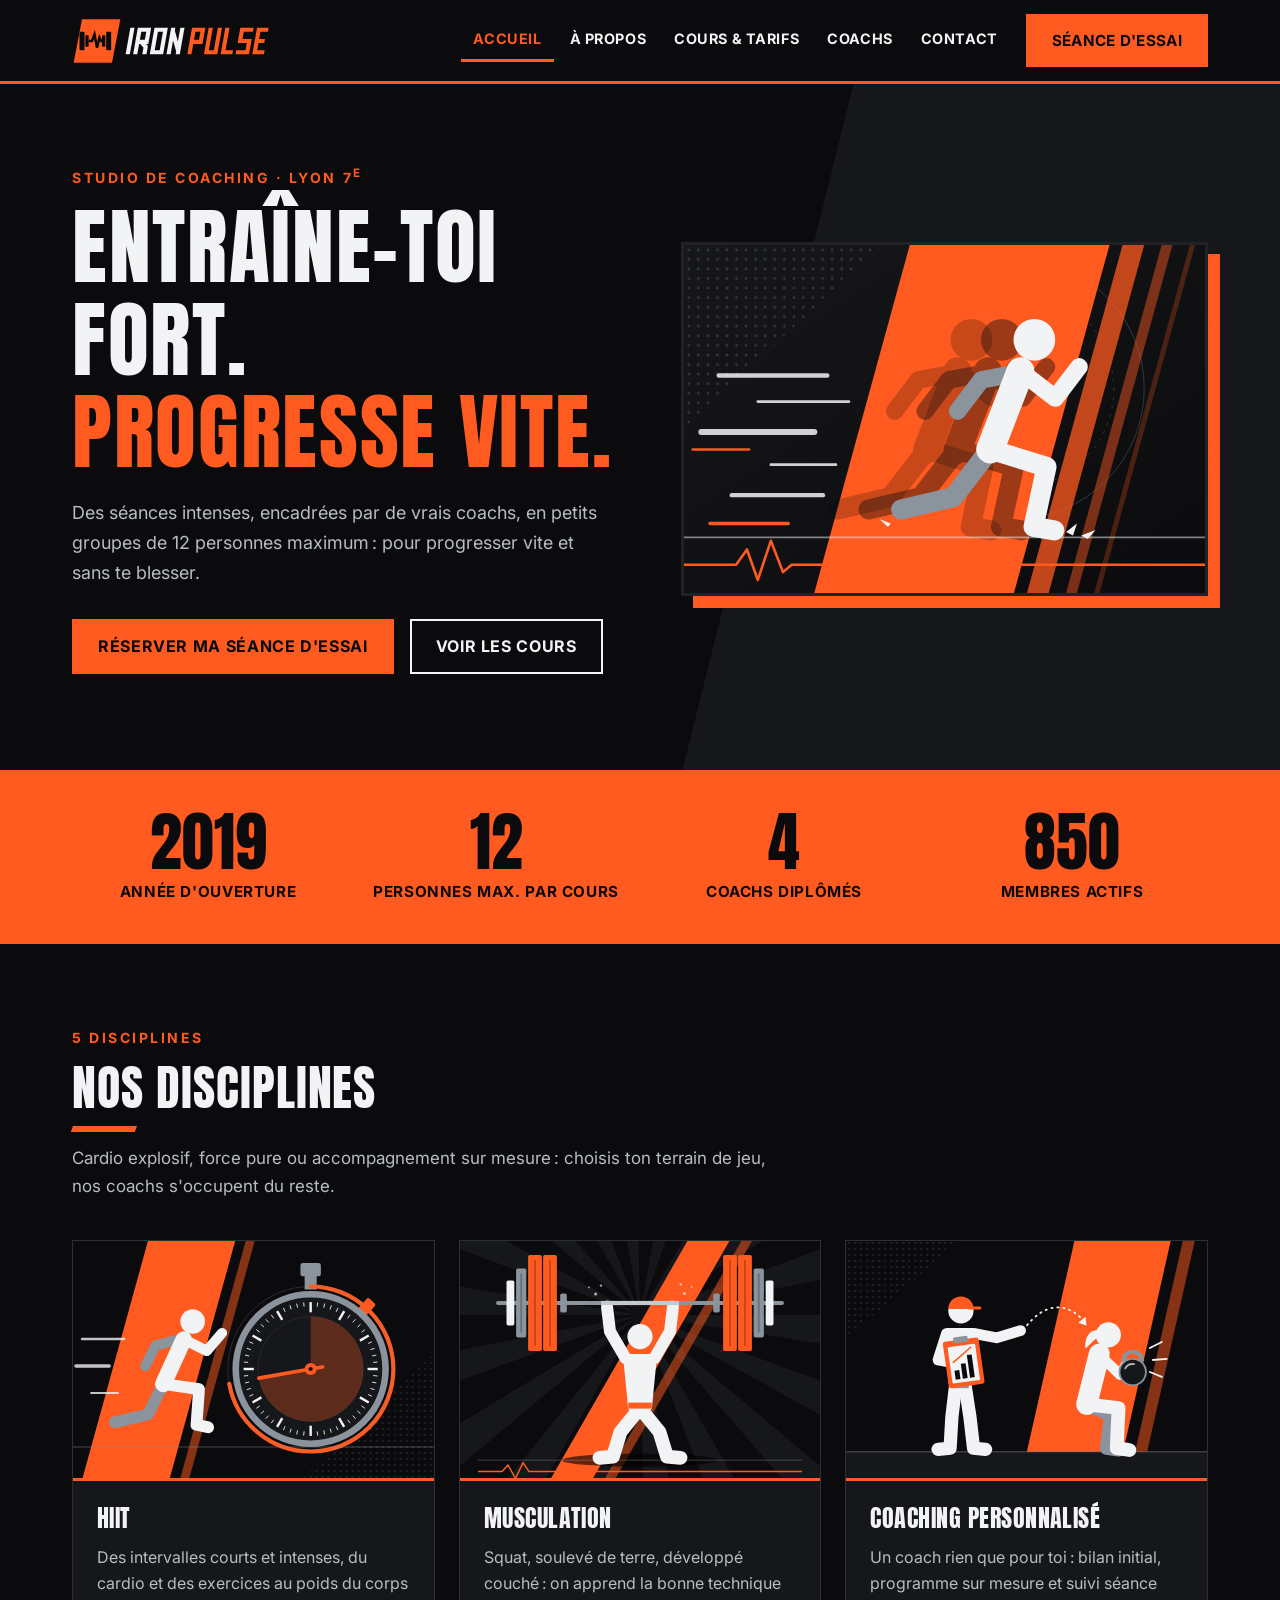
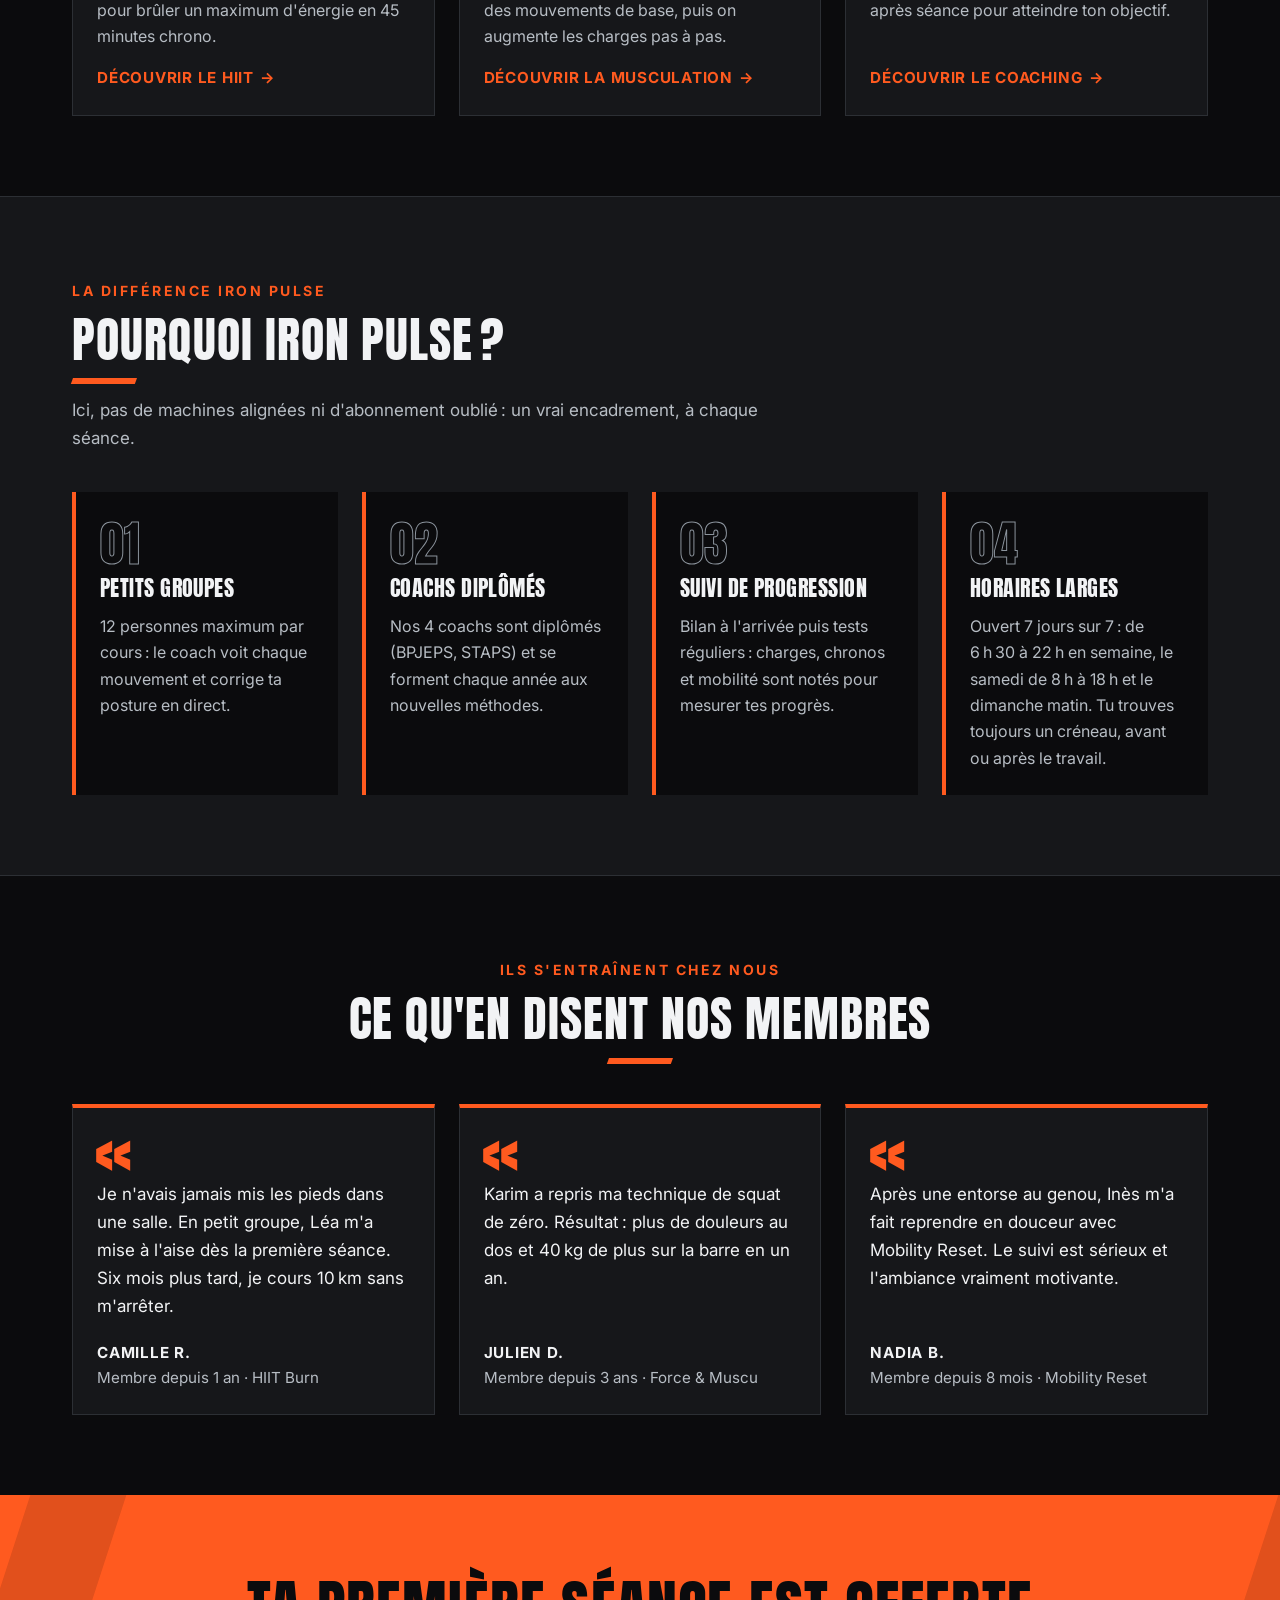
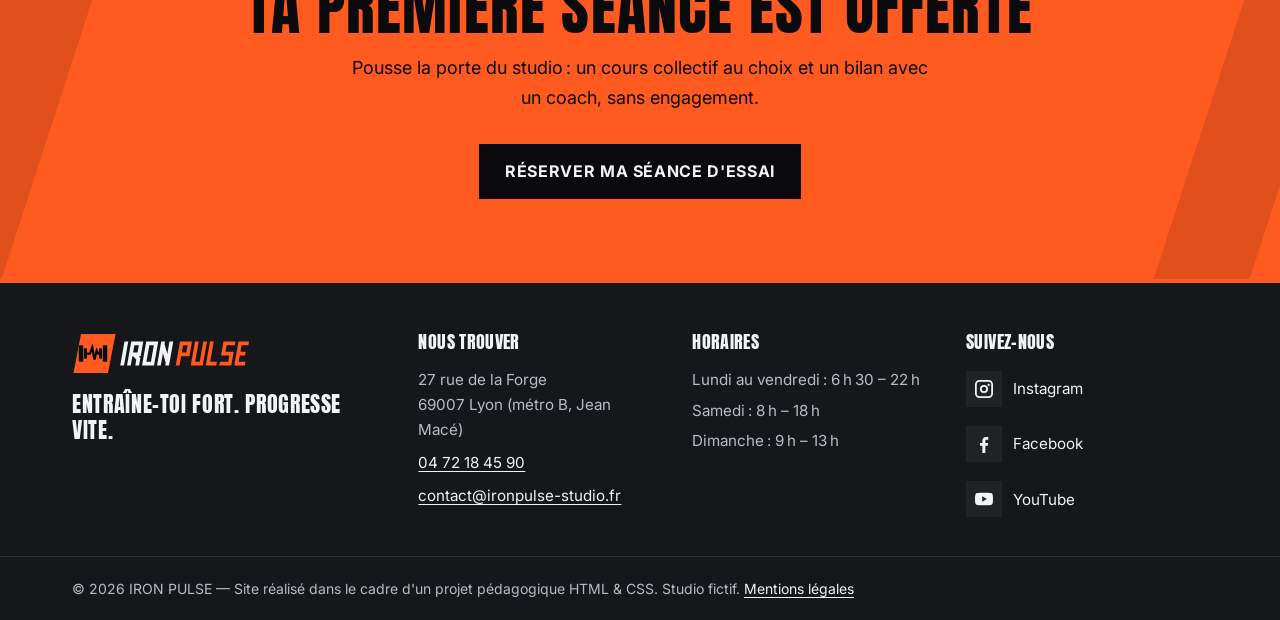
<file: index.html>
<!DOCTYPE html>
<html lang="fr">
<head>
  <meta charset="utf-8">
  <meta name="viewport" content="width=device-width, initial-scale=1">
  <title>IRON PULSE — Studio de coaching sportif à Lyon 7e | HIIT, musculation, coaching</title>
  <meta name="description" content="IRON PULSE, studio de coaching sportif à Lyon 7e : HIIT, musculation, cross training et coaching personnalisé en petits groupes de 12 personnes maximum. Première séance offerte.">
  <link rel="preconnect" href="https://fonts.googleapis.com">
  <link rel="preconnect" href="https://fonts.gstatic.com" crossorigin>
  <link rel="stylesheet" href="https://fonts.googleapis.com/css2?family=Anton&amp;family=Inter:wght@400;700&amp;display=swap">
  <link rel="stylesheet" href="css/style.css">
  <link rel="icon" href="images/logo.svg" type="image/svg+xml">
</head>
<body>
  <a class="lien-evitement" href="#contenu">Aller au contenu principal</a>

  <!-- ===== EN-TÊTE ===== -->
  <header class="entete">
    <div class="conteneur entete-contenu">
      <a class="logo" href="index.html">
        <img src="images/logo.svg" alt="IRON PULSE, retour à l'accueil" width="240" height="60">
      </a>
      <nav class="nav-principale" aria-label="Navigation principale">
        <ul class="menu">
          <li><a href="index.html" aria-current="page">Accueil</a></li>
          <li><a href="a-propos.html">À propos</a></li>
          <li><a href="cours-tarifs.html">Cours &amp; Tarifs</a></li>
          <li><a href="coachs.html">Coachs</a></li>
          <li><a href="contact.html">Contact</a></li>
        </ul>
      </nav>
      <a class="btn btn-primaire entete-essai" href="contact.html#essai">Séance d'essai</a>
    </div>
  </header>

  <!-- ===== CONTENU PRINCIPAL ===== -->
  <main id="contenu">

    <!-- Bannière d'accueil -->
    <section class="hero" aria-labelledby="titre-accueil">
      <div class="conteneur hero-contenu">
        <div>
          <p class="surtitre">Studio de coaching · Lyon 7<sup>e</sup></p>
          <h1 id="titre-accueil">Entraîne-toi fort. <span>Progresse vite.</span></h1>
          <p class="hero-texte">Des séances intenses, encadrées par de vrais coachs, en petits groupes de 12 personnes maximum&#8239;: pour progresser vite et sans te blesser.</p>
          <div class="groupe-boutons">
            <a class="btn btn-primaire" href="contact.html#essai">Réserver ma séance d'essai</a>
            <a class="btn btn-secondaire" href="cours-tarifs.html">Voir les cours</a>
          </div>
        </div>
        <img class="hero-image" src="images/hero.svg" alt="Illustration d'un athlète lancé en plein sprint devant de grandes bandes diagonales orange" width="1200" height="800">
      </div>
    </section>

    <!-- Chiffres clés -->
    <section class="chiffres" aria-labelledby="titre-chiffres">
      <h2 id="titre-chiffres" class="visuellement-cache">IRON PULSE en chiffres</h2>
      <ul class="conteneur chiffres-liste">
        <li><strong>2019</strong> <span>Année d'ouverture</span></li>
        <li><strong>12</strong> <span>Personnes max. par cours</span></li>
        <li><strong>4</strong> <span>Coachs diplômés</span></li>
        <li><strong>850</strong> <span>Membres actifs</span></li>
      </ul>
    </section>

    <!-- Nos disciplines -->
    <section class="section" aria-labelledby="titre-disciplines">
      <div class="conteneur">
        <div class="section-entete">
          <p class="surtitre">5 disciplines</p>
          <h2 id="titre-disciplines" class="section-titre">Nos disciplines</h2>
          <p class="section-intro">Cardio explosif, force pure ou accompagnement sur mesure&#8239;: choisis ton terrain de jeu, nos coachs s'occupent du reste.</p>
        </div>
        <div class="grille grille-3">
          <article class="carte">
            <img src="images/hiit.svg" alt="Sprinteur devant un grand chronomètre, symbole de l'entraînement fractionné" width="1200" height="800" loading="lazy">
            <div class="carte-corps">
              <h3>HIIT</h3>
              <p>Des intervalles courts et intenses, du cardio et des exercices au poids du corps pour brûler un maximum d'énergie en 45 minutes chrono.</p>
              <a class="lien-fleche" href="cours-tarifs.html#hiit">Découvrir le HIIT</a>
            </div>
          </article>
          <article class="carte">
            <img src="images/musculation.svg" alt="Athlète soulevant au-dessus de sa tête une barre chargée de disques" width="1200" height="800" loading="lazy">
            <div class="carte-corps">
              <h3>Musculation</h3>
              <p>Squat, soulevé de terre, développé couché&#8239;: on apprend la bonne technique des mouvements de base, puis on augmente les charges pas à pas.</p>
              <a class="lien-fleche" href="cours-tarifs.html#musculation">Découvrir la musculation</a>
            </div>
          </article>
          <article class="carte">
            <img src="images/coaching.svg" alt="Coach tenant un porte-bloc qui guide une élève pendant un squat avec kettlebell" width="1200" height="800" loading="lazy">
            <div class="carte-corps">
              <h3>Coaching personnalisé</h3>
              <p>Un coach rien que pour toi&#8239;: bilan initial, programme sur mesure et suivi séance après séance pour atteindre ton objectif.</p>
              <a class="lien-fleche" href="cours-tarifs.html#coaching">Découvrir le coaching</a>
            </div>
          </article>
        </div>
      </div>
    </section>

    <!-- Pourquoi IRON PULSE -->
    <section class="section section-alt" aria-labelledby="titre-pourquoi">
      <div class="conteneur">
        <div class="section-entete">
          <p class="surtitre">La différence IRON PULSE</p>
          <h2 id="titre-pourquoi" class="section-titre">Pourquoi IRON PULSE&#8239;?</h2>
          <p class="section-intro">Ici, pas de machines alignées ni d'abonnement oublié&#8239;: un vrai encadrement, à chaque séance.</p>
        </div>
        <ul class="grille grille-4 atouts">
          <li class="atout">
            <h3>Petits groupes</h3>
            <p>12 personnes maximum par cours&#8239;: le coach voit chaque mouvement et corrige ta posture en direct.</p>
          </li>
          <li class="atout">
            <h3>Coachs diplômés</h3>
            <p>Nos 4 coachs sont diplômés (BPJEPS, STAPS) et se forment chaque année aux nouvelles méthodes.</p>
          </li>
          <li class="atout">
            <h3>Suivi de progression</h3>
            <p>Bilan à l'arrivée puis tests réguliers&#8239;: charges, chronos et mobilité sont notés pour mesurer tes progrès.</p>
          </li>
          <li class="atout">
            <h3>Horaires larges</h3>
            <p>Ouvert 7 jours sur 7&#8239;: de 6&#8239;h&#8239;30 à 22&#8239;h en semaine, le samedi de 8&#8239;h à 18&#8239;h et le dimanche matin. Tu trouves toujours un créneau, avant ou après le travail.</p>
          </li>
        </ul>
      </div>
    </section>

    <!-- Témoignages -->
    <section class="section" aria-labelledby="titre-temoignages">
      <div class="conteneur">
        <div class="section-entete centre">
          <p class="surtitre">Ils s'entraînent chez nous</p>
          <h2 id="titre-temoignages" class="section-titre">Ce qu'en disent nos membres</h2>
        </div>
        <div class="grille grille-3">
          <figure class="temoignage">
            <blockquote>
              <p>Je n'avais jamais mis les pieds dans une salle. En petit groupe, Léa m'a mise à l'aise dès la première séance. Six mois plus tard, je cours 10&#8239;km sans m'arrêter.</p>
            </blockquote>
            <figcaption><strong>Camille R.</strong> Membre depuis 1 an · HIIT Burn</figcaption>
          </figure>
          <figure class="temoignage">
            <blockquote>
              <p>Karim a repris ma technique de squat de zéro. Résultat&#8239;: plus de douleurs au dos et 40&#8239;kg de plus sur la barre en un an.</p>
            </blockquote>
            <figcaption><strong>Julien D.</strong> Membre depuis 3 ans · Force &amp; Muscu</figcaption>
          </figure>
          <figure class="temoignage">
            <blockquote>
              <p>Après une entorse au genou, Inès m'a fait reprendre en douceur avec Mobility Reset. Le suivi est sérieux et l'ambiance vraiment motivante.</p>
            </blockquote>
            <figcaption><strong>Nadia B.</strong> Membre depuis 8 mois · Mobility Reset</figcaption>
          </figure>
        </div>
      </div>
    </section>

    <!-- Appel à l'action final -->
    <section class="appel" aria-labelledby="titre-appel">
      <div class="conteneur">
        <h2 id="titre-appel">Ta première séance est offerte</h2>
        <p>Pousse la porte du studio&#8239;: un cours collectif au choix et un bilan avec un coach, sans engagement.</p>
        <a class="btn btn-sombre" href="contact.html#essai">Réserver ma séance d'essai</a>
      </div>
    </section>

  </main>

  <!-- ===== PIED DE PAGE ===== -->
  <footer class="pied">
    <div class="conteneur pied-grille">
      <div class="pied-marque">
        <img src="images/logo.svg" alt="IRON PULSE" width="240" height="60" loading="lazy">
        <p class="pied-slogan">Entraîne-toi fort. Progresse vite.</p>
      </div>

      <div>
        <h2 class="pied-titre">Nous trouver</h2>
        <address>
          <p>27 rue de la Forge<br>69007 Lyon (métro B, Jean Macé)</p>
          <p><a href="tel:+33472184590">04 72 18 45 90</a></p>
          <p><a href="mailto:contact@ironpulse-studio.fr">contact@ironpulse-studio.fr</a></p>
        </address>
      </div>

      <div>
        <h2 class="pied-titre">Horaires</h2>
        <ul class="pied-horaires">
          <li>Lundi au vendredi&#8239;: 6&#8239;h&#8239;30 – 22&#8239;h</li>
          <li>Samedi&#8239;: 8&#8239;h – 18&#8239;h</li>
          <li>Dimanche&#8239;: 9&#8239;h – 13&#8239;h</li>
        </ul>
      </div>

      <div>
        <h2 class="pied-titre">Suivez-nous</h2>
        <ul class="pied-reseaux">
          <li>
            <a href="https://www.instagram.com/ironpulse.lyon/">
              <svg viewBox="0 0 24 24" width="24" height="24" aria-hidden="true" focusable="false"><path d="M7 2h10a5 5 0 0 1 5 5v10a5 5 0 0 1-5 5H7a5 5 0 0 1-5-5V7a5 5 0 0 1 5-5Zm0 2a3 3 0 0 0-3 3v10a3 3 0 0 0 3 3h10a3 3 0 0 0 3-3V7a3 3 0 0 0-3-3H7Zm5 3.5a4.5 4.5 0 1 1 0 9 4.5 4.5 0 0 1 0-9Zm0 2a2.5 2.5 0 1 0 0 5 2.5 2.5 0 0 0 0-5Zm5.25-3.25a1.25 1.25 0 1 1 0 2.5 1.25 1.25 0 0 1 0-2.5Z"/></svg>
              Instagram <span class="visuellement-cache">(@ironpulse.lyon)</span>
            </a>
          </li>
          <li>
            <a href="https://www.facebook.com/ironpulse.lyon">
              <svg viewBox="0 0 24 24" width="24" height="24" aria-hidden="true" focusable="false"><path d="M13.5 22v-8h2.7l.4-3.2h-3.1V8.8c0-.9.3-1.5 1.6-1.5h1.7V4.4c-.3 0-1.3-.1-2.5-.1-2.4 0-4.1 1.5-4.1 4.2v2.3H7.5V14h2.7v8h3.3Z"/></svg>
              Facebook <span class="visuellement-cache">(@ironpulse.lyon)</span>
            </a>
          </li>
          <li>
            <a href="https://www.youtube.com/@ironpulse.lyon">
              <svg viewBox="0 0 24 24" width="24" height="24" aria-hidden="true" focusable="false"><path d="M21.6 7.2a2.5 2.5 0 0 0-1.8-1.8C18.2 5 12 5 12 5s-6.2 0-7.8.4a2.5 2.5 0 0 0-1.8 1.8C2 8.8 2 12 2 12s0 3.2.4 4.8a2.5 2.5 0 0 0 1.8 1.8c1.6.4 7.8.4 7.8.4s6.2 0 7.8-.4a2.5 2.5 0 0 0 1.8-1.8c.4-1.6.4-4.8.4-4.8s0-3.2-.4-4.8ZM10 15V9l5.2 3L10 15Z"/></svg>
              YouTube <span class="visuellement-cache">(@ironpulse.lyon)</span>
            </a>
          </li>
        </ul>
      </div>
    </div>

    <div class="pied-bas">
      <div class="conteneur">
        <p>© 2026 IRON PULSE — Site réalisé dans le cadre d'un projet pédagogique HTML &amp; CSS. Studio fictif. <a href="contact.html#mentions">Mentions légales</a></p>
      </div>
    </div>
  </footer>
</body>
</html>
</file>
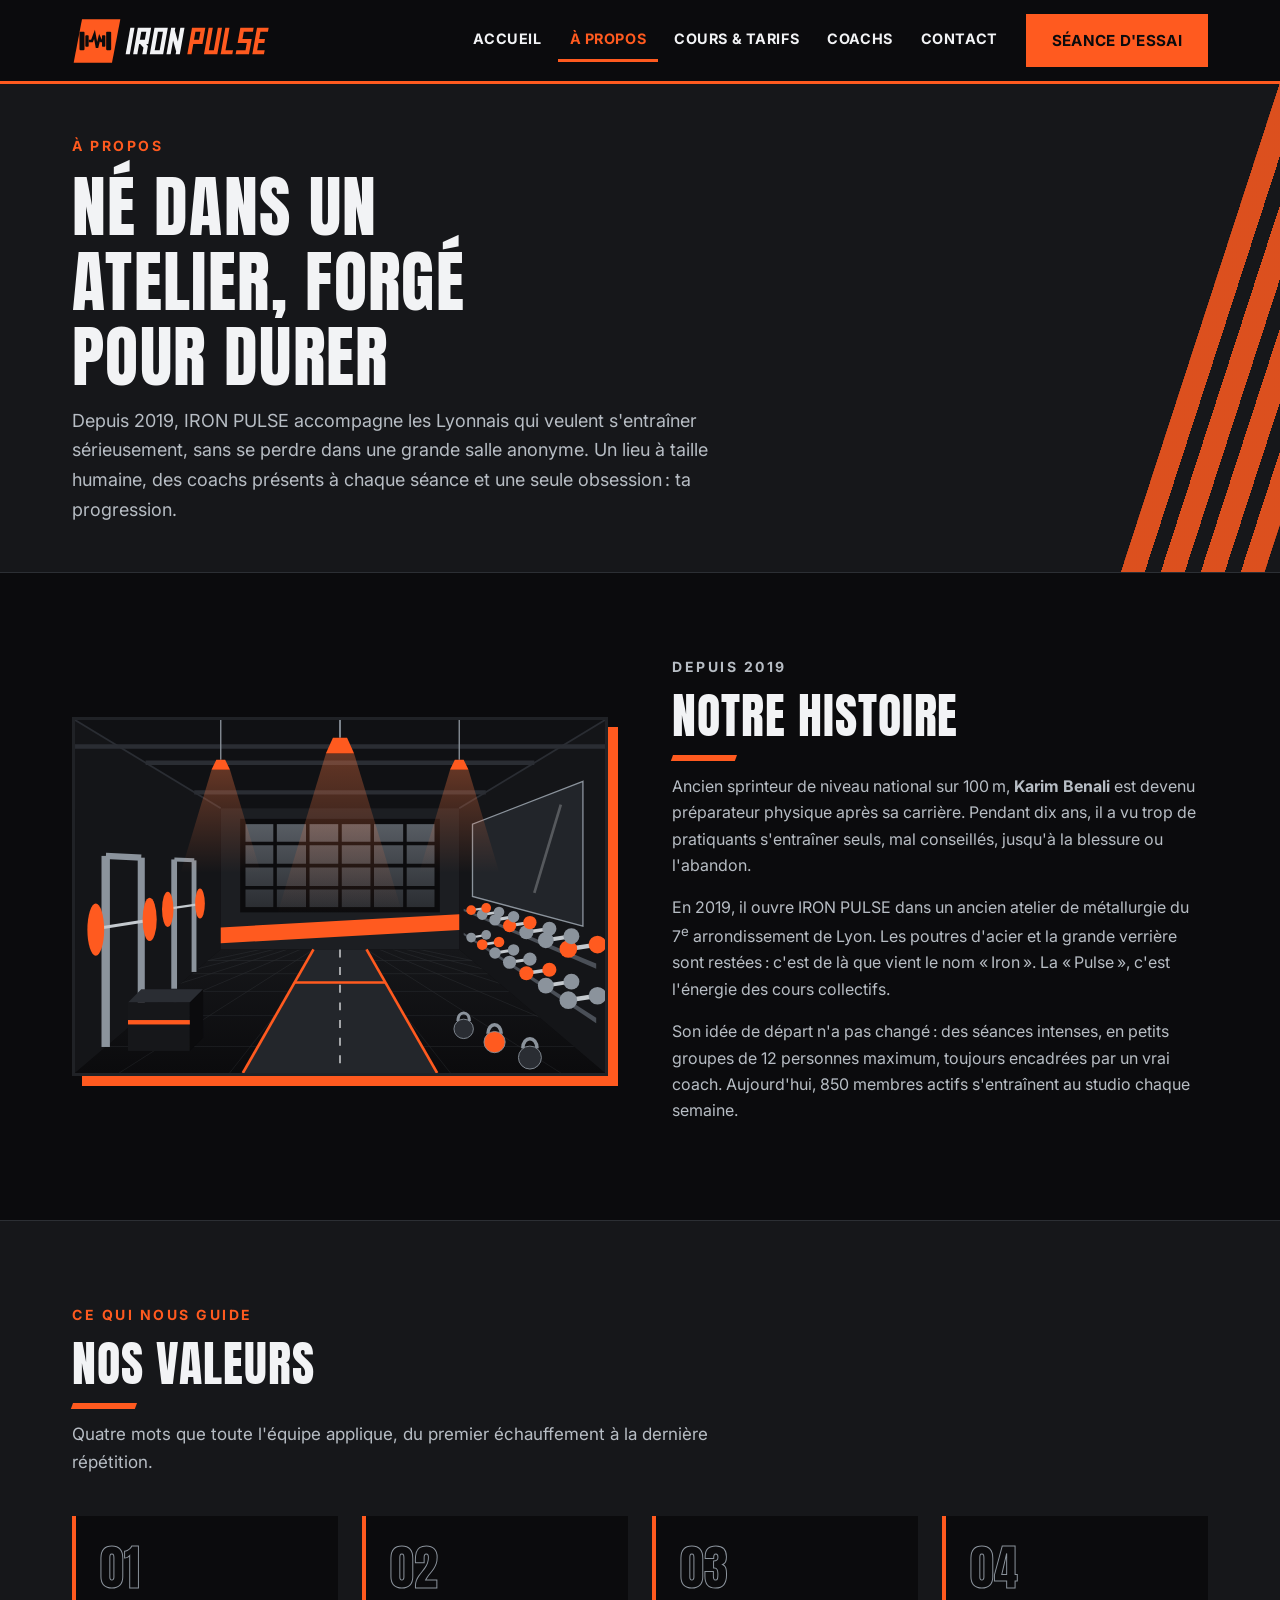
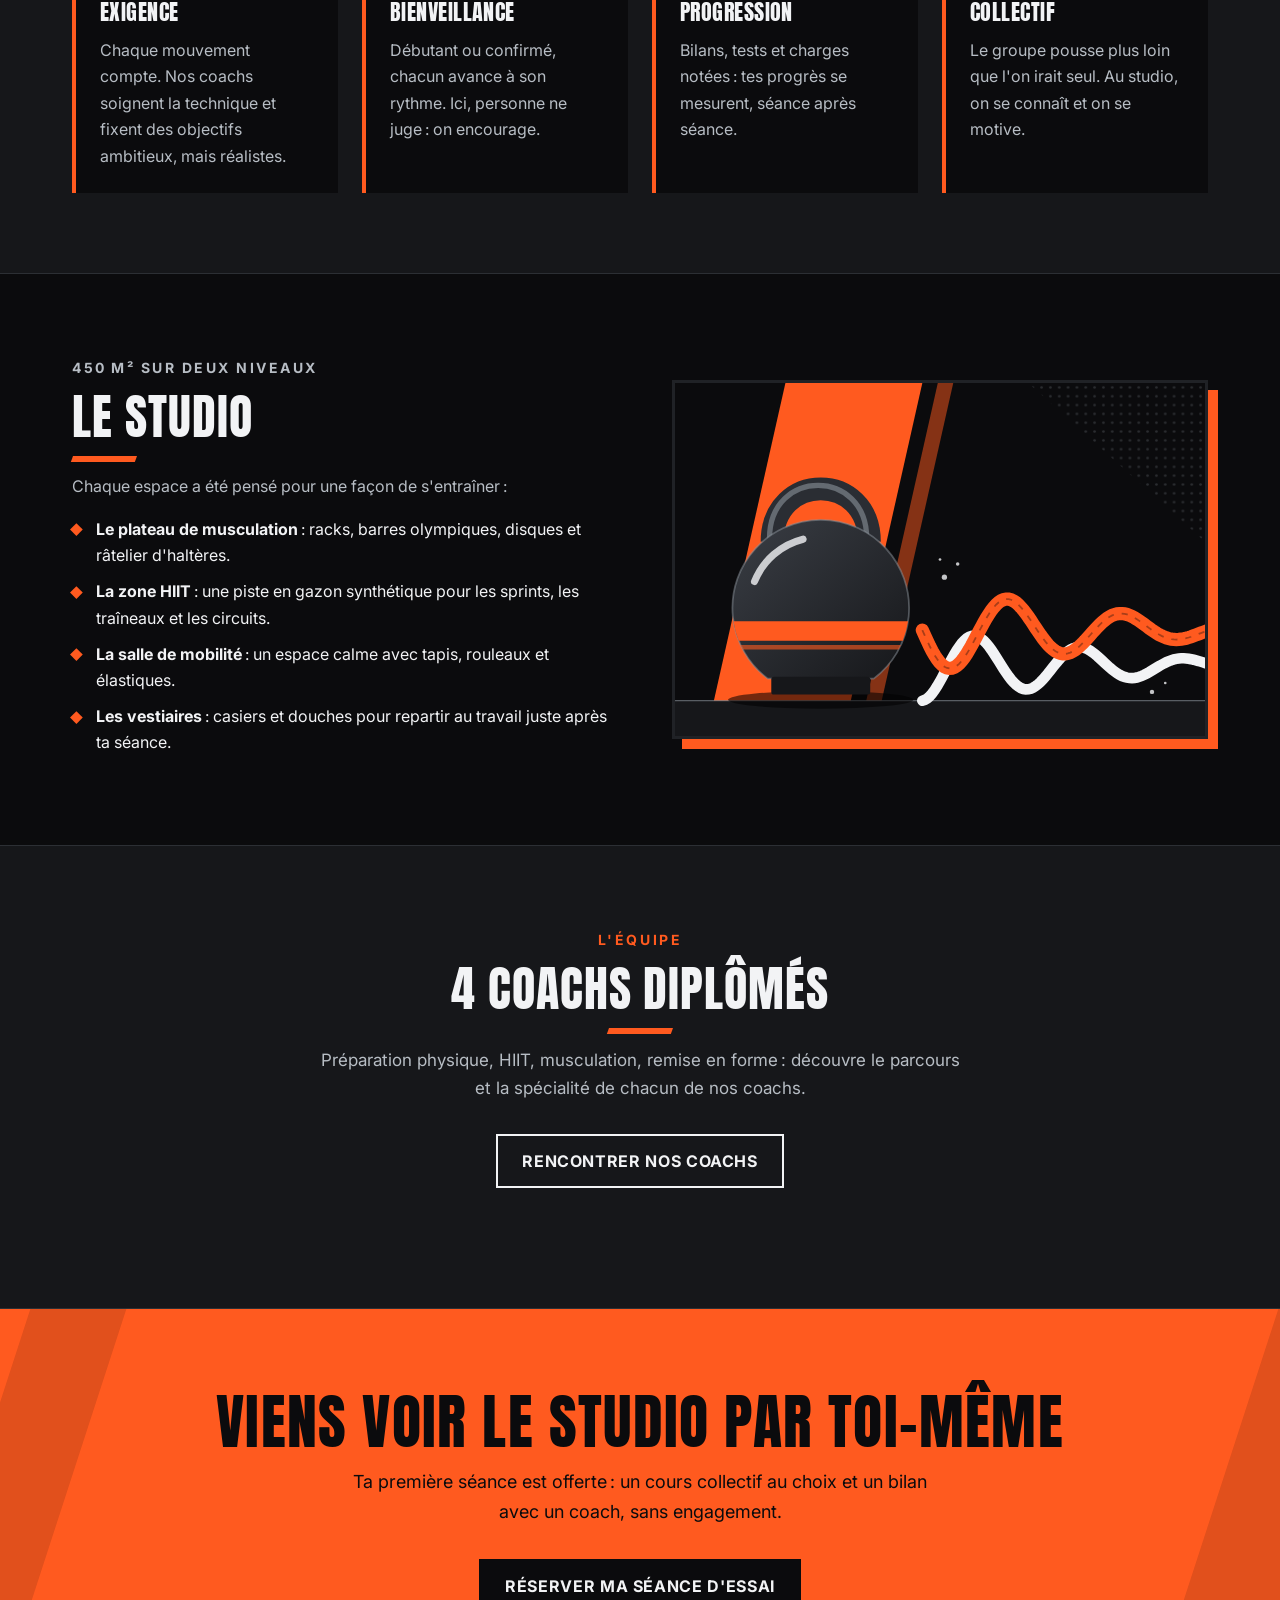
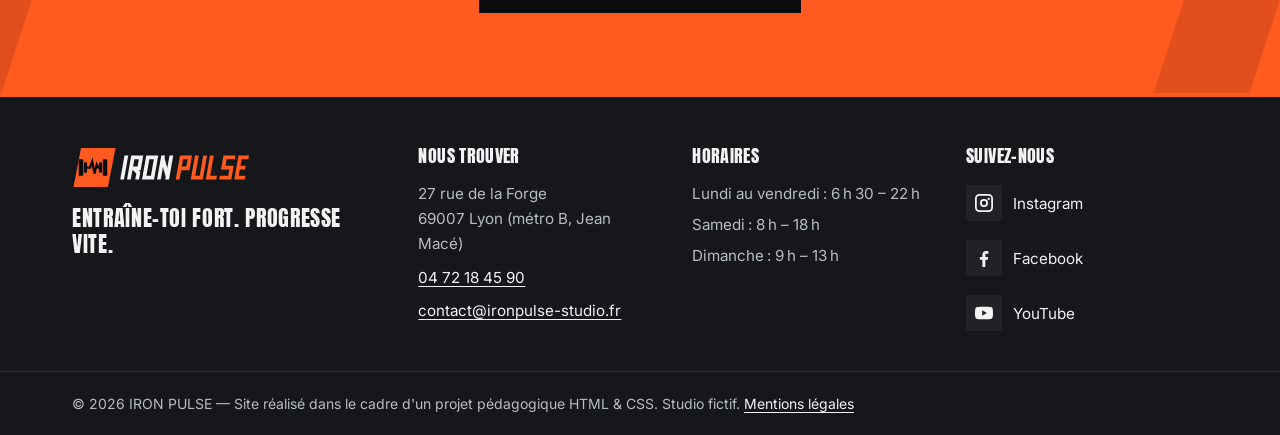
<file: a-propos.html>
<!DOCTYPE html>
<html lang="fr">
<head>
  <meta charset="utf-8">
  <meta name="viewport" content="width=device-width, initial-scale=1">
  <title>À propos — IRON PULSE, studio de coaching sportif à Lyon 7e</title>
  <meta name="description" content="L'histoire d'IRON PULSE, studio de coaching ouvert en 2019 par Karim Benali dans un ancien atelier de métallurgie de Lyon 7e : nos valeurs et nos 450 m² d'espaces d'entraînement.">
  <link rel="preconnect" href="https://fonts.googleapis.com">
  <link rel="preconnect" href="https://fonts.gstatic.com" crossorigin>
  <link rel="stylesheet" href="https://fonts.googleapis.com/css2?family=Anton&amp;family=Inter:wght@400;700&amp;display=swap">
  <link rel="stylesheet" href="css/style.css">
  <link rel="icon" href="images/logo.svg" type="image/svg+xml">
</head>
<body>
  <a class="lien-evitement" href="#contenu">Aller au contenu principal</a>

  <!-- ===== EN-TÊTE ===== -->
  <header class="entete">
    <div class="conteneur entete-contenu">
      <a class="logo" href="index.html">
        <img src="images/logo.svg" alt="IRON PULSE, retour à l'accueil" width="240" height="60">
      </a>
      <nav class="nav-principale" aria-label="Navigation principale">
        <ul class="menu">
          <li><a href="index.html">Accueil</a></li>
          <li><a href="a-propos.html" aria-current="page">À propos</a></li>
          <li><a href="cours-tarifs.html">Cours &amp; Tarifs</a></li>
          <li><a href="coachs.html">Coachs</a></li>
          <li><a href="contact.html">Contact</a></li>
        </ul>
      </nav>
      <a class="btn btn-primaire entete-essai" href="contact.html#essai">Séance d'essai</a>
    </div>
  </header>

  <!-- ===== CONTENU PRINCIPAL ===== -->
  <main id="contenu">

    <!-- Bandeau de page -->
    <section class="bandeau-page" aria-labelledby="titre-page">
      <div class="conteneur">
        <p class="surtitre">À propos</p>
        <h1 id="titre-page">Né dans un atelier, forgé pour durer</h1>
        <p class="bandeau-intro">Depuis 2019, IRON PULSE accompagne les Lyonnais qui veulent s'entraîner sérieusement, sans se perdre dans une grande salle anonyme. Un lieu à taille humaine, des coachs présents à chaque séance et une seule obsession&#8239;: ta progression.</p>
      </div>
    </section>

    <!-- Notre histoire -->
    <section class="section" aria-labelledby="titre-histoire">
      <div class="conteneur media-texte">
        <img src="images/studio.svg" alt="Illustration du plateau du studio : verrière d'atelier, racks de musculation, râtelier d'haltères et piste centrale" width="1200" height="800">
        <div>
          <p class="surtitre">Depuis 2019</p>
          <h2 id="titre-histoire" class="section-titre">Notre histoire</h2>
          <p>Ancien sprinteur de niveau national sur 100&#8239;m, <strong>Karim Benali</strong> est devenu préparateur physique après sa carrière. Pendant dix ans, il a vu trop de pratiquants s'entraîner seuls, mal conseillés, jusqu'à la blessure ou l'abandon.</p>
          <p>En 2019, il ouvre IRON PULSE dans un ancien atelier de métallurgie du 7<sup>e</sup> arrondissement de Lyon. Les poutres d'acier et la grande verrière sont restées&#8239;: c'est de là que vient le nom «&#8239;Iron&#8239;». La «&#8239;Pulse&#8239;», c'est l'énergie des cours collectifs.</p>
          <p>Son idée de départ n'a pas changé&#8239;: des séances intenses, en petits groupes de 12 personnes maximum, toujours encadrées par un vrai coach. Aujourd'hui, 850 membres actifs s'entraînent au studio chaque semaine.</p>
        </div>
      </div>
    </section>

    <!-- Nos valeurs -->
    <section class="section section-alt" aria-labelledby="titre-valeurs">
      <div class="conteneur">
        <div class="section-entete">
          <p class="surtitre">Ce qui nous guide</p>
          <h2 id="titre-valeurs" class="section-titre">Nos valeurs</h2>
          <p class="section-intro">Quatre mots que toute l'équipe applique, du premier échauffement à la dernière répétition.</p>
        </div>
        <ul class="grille grille-4 atouts">
          <li class="atout">
            <h3>Exigence</h3>
            <p>Chaque mouvement compte. Nos coachs soignent la technique et fixent des objectifs ambitieux, mais réalistes.</p>
          </li>
          <li class="atout">
            <h3>Bienveillance</h3>
            <p>Débutant ou confirmé, chacun avance à son rythme. Ici, personne ne juge&#8239;: on encourage.</p>
          </li>
          <li class="atout">
            <h3>Progression</h3>
            <p>Bilans, tests et charges notées&#8239;: tes progrès se mesurent, séance après séance.</p>
          </li>
          <li class="atout">
            <h3>Collectif</h3>
            <p>Le groupe pousse plus loin que l'on irait seul. Au studio, on se connaît et on se motive.</p>
          </li>
        </ul>
      </div>
    </section>

    <!-- Le studio -->
    <section class="section" aria-labelledby="titre-studio">
      <div class="conteneur media-texte media-texte-inverse">
        <img src="images/cross.svg" alt="Kettlebell posée au sol et cordes ondulantes, le matériel de la zone d'entraînement fonctionnel" width="1200" height="800" loading="lazy">
        <div>
          <p class="surtitre">450&#8239;m² sur deux niveaux</p>
          <h2 id="titre-studio" class="section-titre">Le studio</h2>
          <p>Chaque espace a été pensé pour une façon de s'entraîner&#8239;:</p>
          <ul class="liste-puces">
            <li><strong>Le plateau de musculation</strong>&#8239;: racks, barres olympiques, disques et râtelier d'haltères.</li>
            <li><strong>La zone HIIT</strong>&#8239;: une piste en gazon synthétique pour les sprints, les traîneaux et les circuits.</li>
            <li><strong>La salle de mobilité</strong>&#8239;: un espace calme avec tapis, rouleaux et élastiques.</li>
            <li><strong>Les vestiaires</strong>&#8239;: casiers et douches pour repartir au travail juste après ta séance.</li>
          </ul>
        </div>
      </div>
    </section>

    <!-- Lien vers l'équipe -->
    <section class="section section-alt" aria-labelledby="titre-equipe">
      <div class="conteneur section-entete centre">
        <p class="surtitre">L'équipe</p>
        <h2 id="titre-equipe" class="section-titre">4 coachs diplômés</h2>
        <p class="section-intro">Préparation physique, HIIT, musculation, remise en forme&#8239;: découvre le parcours et la spécialité de chacun de nos coachs.</p>
        <div class="groupe-boutons groupe-boutons-centre">
          <a class="btn btn-secondaire" href="coachs.html">Rencontrer nos coachs</a>
        </div>
      </div>
    </section>

    <!-- Appel à l'action final -->
    <section class="appel" aria-labelledby="titre-appel">
      <div class="conteneur">
        <h2 id="titre-appel">Viens voir le studio par toi&#8209;même</h2>
        <p>Ta première séance est offerte&#8239;: un cours collectif au choix et un bilan avec un coach, sans engagement.</p>
        <a class="btn btn-sombre" href="contact.html#essai">Réserver ma séance d'essai</a>
      </div>
    </section>

  </main>

  <!-- ===== PIED DE PAGE ===== -->
  <footer class="pied">
    <div class="conteneur pied-grille">
      <div class="pied-marque">
        <img src="images/logo.svg" alt="IRON PULSE" width="240" height="60" loading="lazy">
        <p class="pied-slogan">Entraîne-toi fort. Progresse vite.</p>
      </div>

      <div>
        <h2 class="pied-titre">Nous trouver</h2>
        <address>
          <p>27 rue de la Forge<br>69007 Lyon (métro B, Jean Macé)</p>
          <p><a href="tel:+33472184590">04 72 18 45 90</a></p>
          <p><a href="mailto:contact@ironpulse-studio.fr">contact@ironpulse-studio.fr</a></p>
        </address>
      </div>

      <div>
        <h2 class="pied-titre">Horaires</h2>
        <ul class="pied-horaires">
          <li>Lundi au vendredi&#8239;: 6&#8239;h&#8239;30 – 22&#8239;h</li>
          <li>Samedi&#8239;: 8&#8239;h – 18&#8239;h</li>
          <li>Dimanche&#8239;: 9&#8239;h – 13&#8239;h</li>
        </ul>
      </div>

      <div>
        <h2 class="pied-titre">Suivez-nous</h2>
        <ul class="pied-reseaux">
          <li>
            <a href="https://www.instagram.com/ironpulse.lyon/">
              <svg viewBox="0 0 24 24" width="24" height="24" aria-hidden="true" focusable="false"><path d="M7 2h10a5 5 0 0 1 5 5v10a5 5 0 0 1-5 5H7a5 5 0 0 1-5-5V7a5 5 0 0 1 5-5Zm0 2a3 3 0 0 0-3 3v10a3 3 0 0 0 3 3h10a3 3 0 0 0 3-3V7a3 3 0 0 0-3-3H7Zm5 3.5a4.5 4.5 0 1 1 0 9 4.5 4.5 0 0 1 0-9Zm0 2a2.5 2.5 0 1 0 0 5 2.5 2.5 0 0 0 0-5Zm5.25-3.25a1.25 1.25 0 1 1 0 2.5 1.25 1.25 0 0 1 0-2.5Z"/></svg>
              Instagram <span class="visuellement-cache">(@ironpulse.lyon)</span>
            </a>
          </li>
          <li>
            <a href="https://www.facebook.com/ironpulse.lyon">
              <svg viewBox="0 0 24 24" width="24" height="24" aria-hidden="true" focusable="false"><path d="M13.5 22v-8h2.7l.4-3.2h-3.1V8.8c0-.9.3-1.5 1.6-1.5h1.7V4.4c-.3 0-1.3-.1-2.5-.1-2.4 0-4.1 1.5-4.1 4.2v2.3H7.5V14h2.7v8h3.3Z"/></svg>
              Facebook <span class="visuellement-cache">(@ironpulse.lyon)</span>
            </a>
          </li>
          <li>
            <a href="https://www.youtube.com/@ironpulse.lyon">
              <svg viewBox="0 0 24 24" width="24" height="24" aria-hidden="true" focusable="false"><path d="M21.6 7.2a2.5 2.5 0 0 0-1.8-1.8C18.2 5 12 5 12 5s-6.2 0-7.8.4a2.5 2.5 0 0 0-1.8 1.8C2 8.8 2 12 2 12s0 3.2.4 4.8a2.5 2.5 0 0 0 1.8 1.8c1.6.4 7.8.4 7.8.4s6.2 0 7.8-.4a2.5 2.5 0 0 0 1.8-1.8c.4-1.6.4-4.8.4-4.8s0-3.2-.4-4.8ZM10 15V9l5.2 3L10 15Z"/></svg>
              YouTube <span class="visuellement-cache">(@ironpulse.lyon)</span>
            </a>
          </li>
        </ul>
      </div>
    </div>

    <div class="pied-bas">
      <div class="conteneur">
        <p>© 2026 IRON PULSE — Site réalisé dans le cadre d'un projet pédagogique HTML &amp; CSS. Studio fictif. <a href="contact.html#mentions">Mentions légales</a></p>
      </div>
    </div>
  </footer>
</body>
</html>
</file>
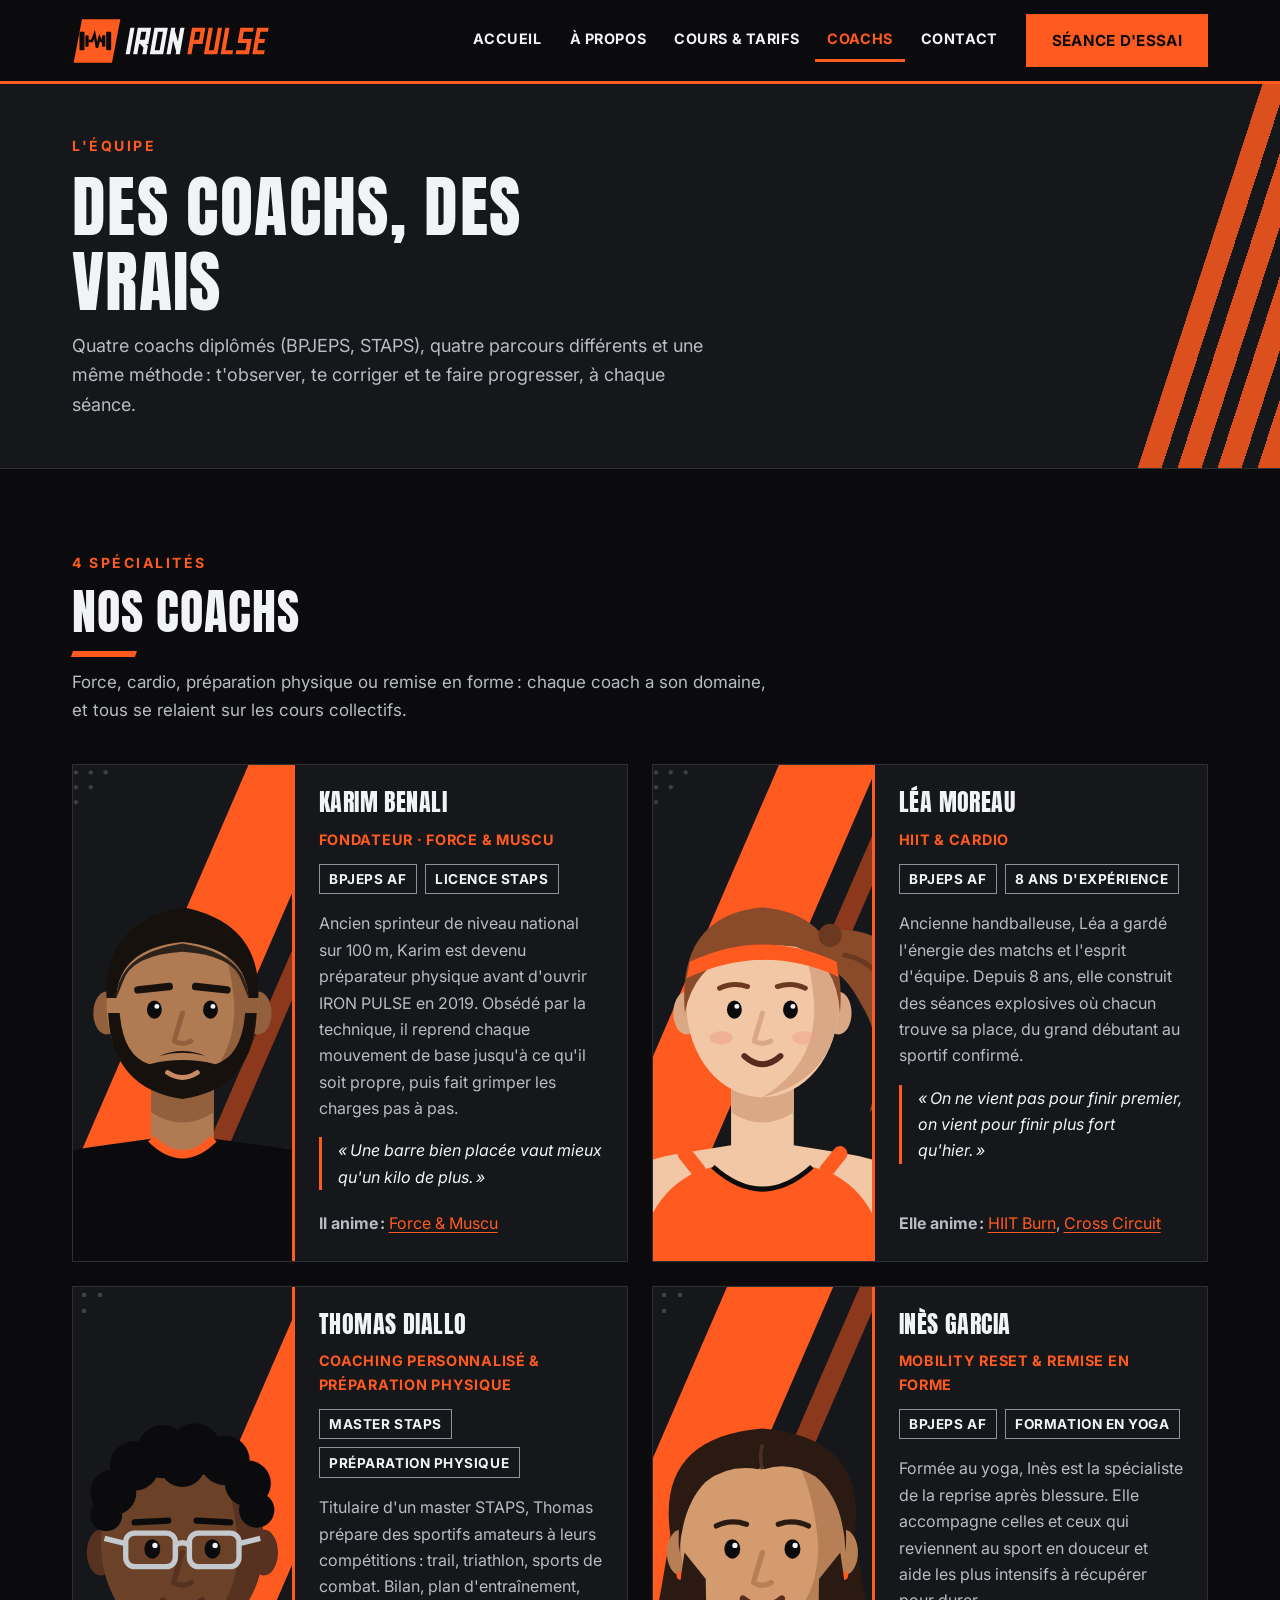
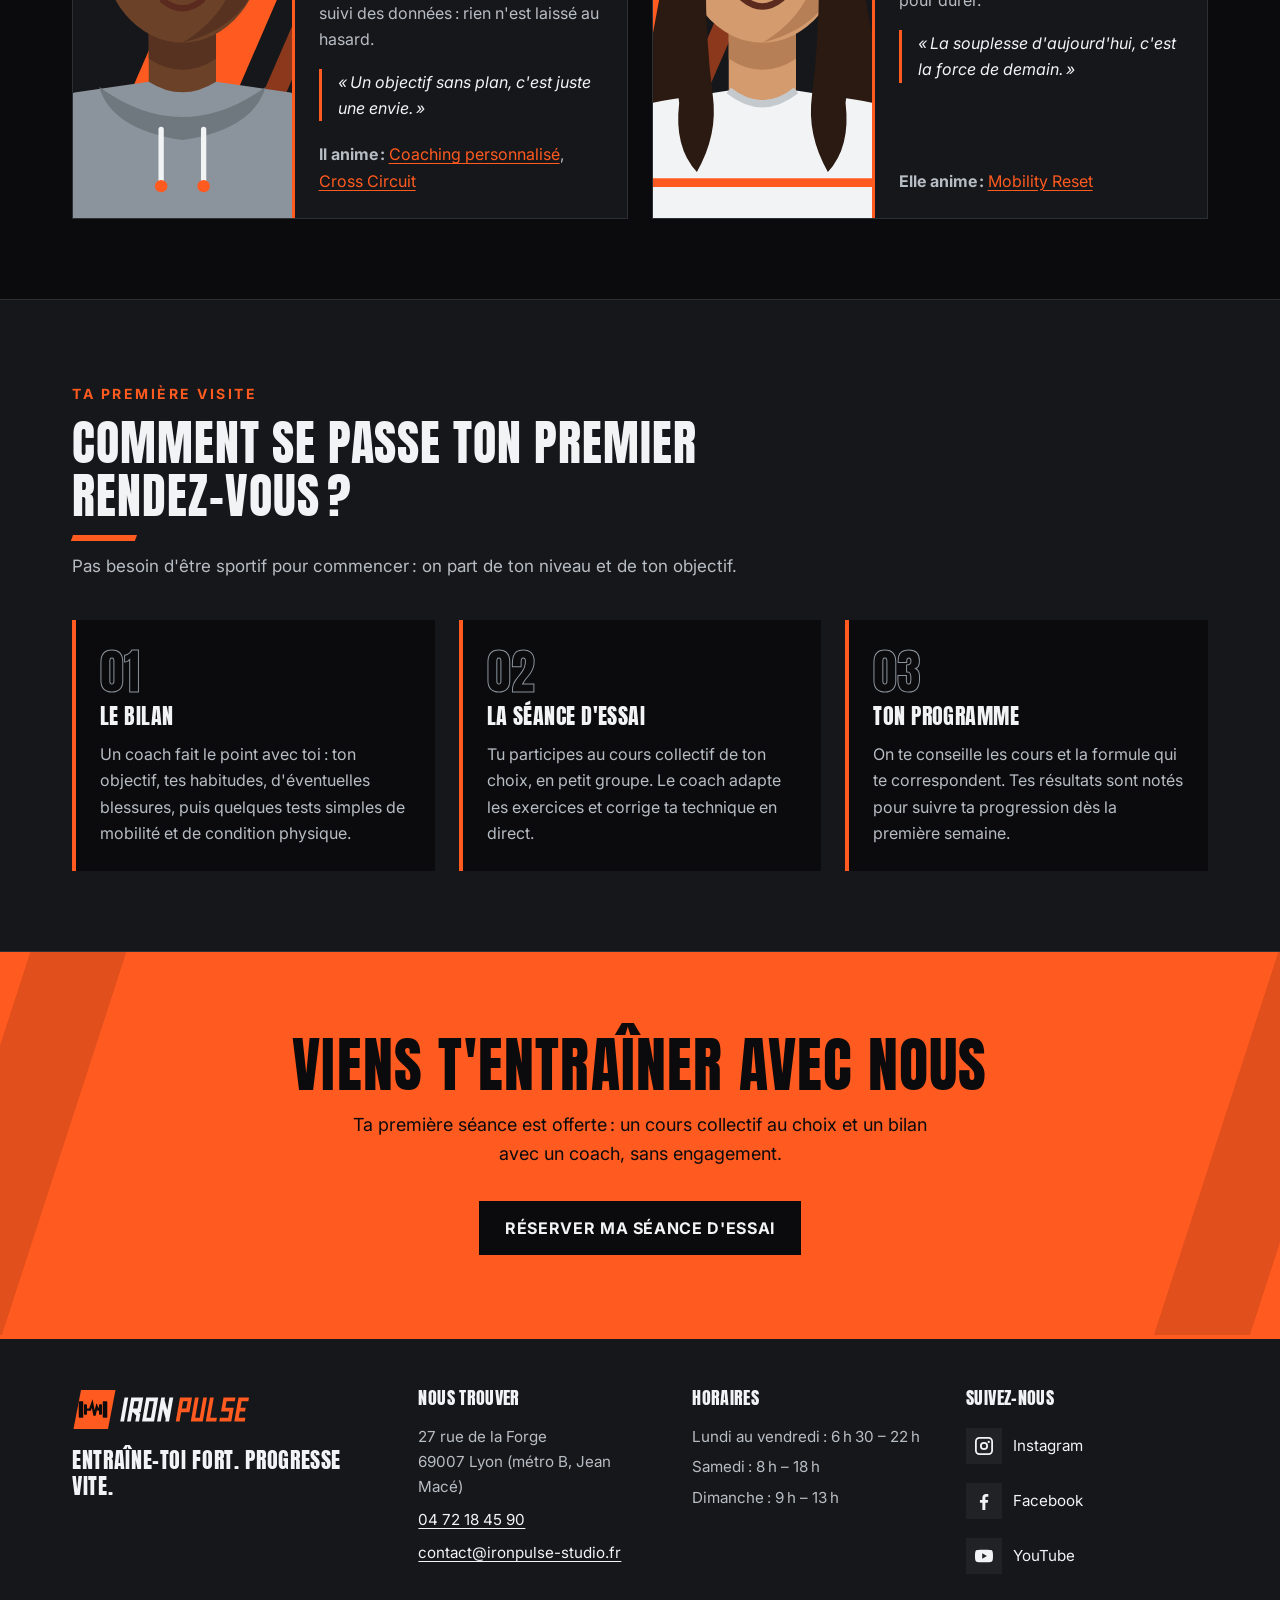
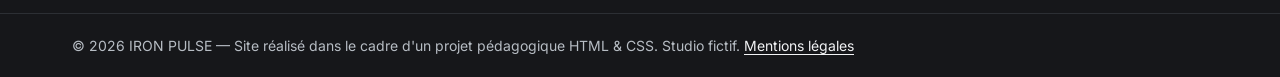
<file: coachs.html>
<!DOCTYPE html>
<html lang="fr">
<head>
  <meta charset="utf-8">
  <meta name="viewport" content="width=device-width, initial-scale=1">
  <title>Nos coachs — IRON PULSE, coachs sportifs diplômés à Lyon 7e</title>
  <meta name="description" content="Rencontre les 4 coachs diplômés d'IRON PULSE à Lyon 7e : Karim Benali (force), Léa Moreau (HIIT), Thomas Diallo (coaching personnalisé) et Inès Garcia (mobilité et remise en forme).">
  <link rel="preconnect" href="https://fonts.googleapis.com">
  <link rel="preconnect" href="https://fonts.gstatic.com" crossorigin>
  <link rel="stylesheet" href="https://fonts.googleapis.com/css2?family=Anton&amp;family=Inter:wght@400;700&amp;display=swap">
  <link rel="stylesheet" href="css/style.css">
  <link rel="icon" href="images/logo.svg" type="image/svg+xml">
</head>
<body>
  <a class="lien-evitement" href="#contenu">Aller au contenu principal</a>

  <!-- ===== EN-TÊTE ===== -->
  <header class="entete">
    <div class="conteneur entete-contenu">
      <a class="logo" href="index.html">
        <img src="images/logo.svg" alt="IRON PULSE, retour à l'accueil" width="240" height="60">
      </a>
      <nav class="nav-principale" aria-label="Navigation principale">
        <ul class="menu">
          <li><a href="index.html">Accueil</a></li>
          <li><a href="a-propos.html">À propos</a></li>
          <li><a href="cours-tarifs.html">Cours &amp; Tarifs</a></li>
          <li><a href="coachs.html" aria-current="page">Coachs</a></li>
          <li><a href="contact.html">Contact</a></li>
        </ul>
      </nav>
      <a class="btn btn-primaire entete-essai" href="contact.html#essai">Séance d'essai</a>
    </div>
  </header>

  <!-- ===== CONTENU PRINCIPAL ===== -->
  <main id="contenu">

    <!-- Bandeau de page -->
    <section class="bandeau-page" aria-labelledby="titre-page">
      <div class="conteneur">
        <p class="surtitre">L'équipe</p>
        <h1 id="titre-page">Des coachs, des vrais</h1>
        <p class="bandeau-intro">Quatre coachs diplômés (BPJEPS, STAPS), quatre parcours différents et une même méthode&#8239;: t'observer, te corriger et te faire progresser, à chaque séance.</p>
      </div>
    </section>

    <!-- Les coachs -->
    <section class="section" aria-labelledby="titre-coachs">
      <div class="conteneur">
        <div class="section-entete">
          <p class="surtitre">4 spécialités</p>
          <h2 id="titre-coachs" class="section-titre">Nos coachs</h2>
          <p class="section-intro">Force, cardio, préparation physique ou remise en forme&#8239;: chaque coach a son domaine, et tous se relaient sur les cours collectifs.</p>
        </div>
        <div class="grille grille-2">
          <article class="carte carte-coach" id="karim">
            <img src="images/coach-karim.svg" alt="Portrait illustré de Karim Benali, cheveux courts et barbe, en tee-shirt noir" width="600" height="600" loading="lazy">
            <div class="carte-corps">
              <h3>Karim Benali</h3>
              <p class="role">Fondateur · Force &amp; Muscu</p>
              <ul class="carte-meta" aria-label="Diplômes et expérience">
                <li class="etiquette">BPJEPS AF</li>
                <li class="etiquette">Licence STAPS</li>
              </ul>
              <p>Ancien sprinteur de niveau national sur 100&#8239;m, Karim est devenu préparateur physique avant d'ouvrir IRON PULSE en 2019. Obsédé par la technique, il reprend chaque mouvement de base jusqu'à ce qu'il soit propre, puis fait grimper les charges pas à pas.</p>
              <blockquote class="citation">
                <p>«&#8239;Une barre bien placée vaut mieux qu'un kilo de plus.&#8239;»</p>
              </blockquote>
              <p class="cours-animes"><strong>Il anime&#8239;:</strong> <a href="cours-tarifs.html#musculation">Force &amp; Muscu</a></p>
            </div>
          </article>
          <article class="carte carte-coach" id="lea">
            <img src="images/coach-lea.svg" alt="Portrait illustré de Léa Moreau, queue de cheval haute et bandeau orange, en débardeur orange" width="600" height="600" loading="lazy">
            <div class="carte-corps">
              <h3>Léa Moreau</h3>
              <p class="role">HIIT &amp; cardio</p>
              <ul class="carte-meta" aria-label="Diplômes et expérience">
                <li class="etiquette">BPJEPS AF</li>
                <li class="etiquette">8 ans d'expérience</li>
              </ul>
              <p>Ancienne handballeuse, Léa a gardé l'énergie des matchs et l'esprit d'équipe. Depuis 8 ans, elle construit des séances explosives où chacun trouve sa place, du grand débutant au sportif confirmé.</p>
              <blockquote class="citation">
                <p>«&#8239;On ne vient pas pour finir premier, on vient pour finir plus fort qu'hier.&#8239;»</p>
              </blockquote>
              <p class="cours-animes"><strong>Elle anime&#8239;:</strong> <a href="cours-tarifs.html#hiit">HIIT Burn</a>, <a href="cours-tarifs.html#cross">Cross Circuit</a></p>
            </div>
          </article>
          <article class="carte carte-coach" id="thomas">
            <img src="images/coach-thomas.svg" alt="Portrait illustré de Thomas Diallo, cheveux courts bouclés et lunettes, en sweat gris à capuche" width="600" height="600" loading="lazy">
            <div class="carte-corps">
              <h3>Thomas Diallo</h3>
              <p class="role">Coaching personnalisé &amp; préparation physique</p>
              <ul class="carte-meta" aria-label="Diplômes et expérience">
                <li class="etiquette">Master STAPS</li>
                <li class="etiquette">Préparation physique</li>
              </ul>
              <p>Titulaire d'un master STAPS, Thomas prépare des sportifs amateurs à leurs compétitions&#8239;: trail, triathlon, sports de combat. Bilan, plan d'entraînement, suivi des données&#8239;: rien n'est laissé au hasard.</p>
              <blockquote class="citation">
                <p>«&#8239;Un objectif sans plan, c'est juste une envie.&#8239;»</p>
              </blockquote>
              <p class="cours-animes"><strong>Il anime&#8239;:</strong> <a href="cours-tarifs.html#coaching">Coaching personnalisé</a>, <a href="cours-tarifs.html#cross">Cross Circuit</a></p>
            </div>
          </article>
          <article class="carte carte-coach" id="ines">
            <img src="images/coach-ines.svg" alt="Portrait illustré d'Inès Garcia, longs cheveux bruns, en haut blanc" width="600" height="600" loading="lazy">
            <div class="carte-corps">
              <h3>Inès Garcia</h3>
              <p class="role">Mobility Reset &amp; remise en forme</p>
              <ul class="carte-meta" aria-label="Diplômes et expérience">
                <li class="etiquette">BPJEPS AF</li>
                <li class="etiquette">Formation en yoga</li>
              </ul>
              <p>Formée au yoga, Inès est la spécialiste de la reprise après blessure. Elle accompagne celles et ceux qui reviennent au sport en douceur et aide les plus intensifs à récupérer pour durer.</p>
              <blockquote class="citation">
                <p>«&#8239;La souplesse d'aujourd'hui, c'est la force de demain.&#8239;»</p>
              </blockquote>
              <p class="cours-animes"><strong>Elle anime&#8239;:</strong> <a href="cours-tarifs.html#mobilite">Mobility Reset</a></p>
            </div>
          </article>
        </div>
      </div>
    </section>

    <!-- Premier rendez-vous -->
    <section class="section section-alt" aria-labelledby="titre-rdv">
      <div class="conteneur">
        <div class="section-entete">
          <p class="surtitre">Ta première visite</p>
          <h2 id="titre-rdv" class="section-titre">Comment se passe ton premier rendez-vous&#8239;?</h2>
          <p class="section-intro">Pas besoin d'être sportif pour commencer&#8239;: on part de ton niveau et de ton objectif.</p>
        </div>
        <ol class="grille grille-3 atouts">
          <li class="atout">
            <h3>Le bilan</h3>
            <p>Un coach fait le point avec toi&#8239;: ton objectif, tes habitudes, d'éventuelles blessures, puis quelques tests simples de mobilité et de condition physique.</p>
          </li>
          <li class="atout">
            <h3>La séance d'essai</h3>
            <p>Tu participes au cours collectif de ton choix, en petit groupe. Le coach adapte les exercices et corrige ta technique en direct.</p>
          </li>
          <li class="atout">
            <h3>Ton programme</h3>
            <p>On te conseille les cours et la formule qui te correspondent. Tes résultats sont notés pour suivre ta progression dès la première semaine.</p>
          </li>
        </ol>
      </div>
    </section>

    <!-- Appel à l'action final -->
    <section class="appel" aria-labelledby="titre-appel">
      <div class="conteneur">
        <h2 id="titre-appel">Viens t'entraîner avec nous</h2>
        <p>Ta première séance est offerte&#8239;: un cours collectif au choix et un bilan avec un coach, sans engagement.</p>
        <a class="btn btn-sombre" href="contact.html#essai">Réserver ma séance d'essai</a>
      </div>
    </section>

  </main>

  <!-- ===== PIED DE PAGE ===== -->
  <footer class="pied">
    <div class="conteneur pied-grille">
      <div class="pied-marque">
        <img src="images/logo.svg" alt="IRON PULSE" width="240" height="60" loading="lazy">
        <p class="pied-slogan">Entraîne-toi fort. Progresse vite.</p>
      </div>

      <div>
        <h2 class="pied-titre">Nous trouver</h2>
        <address>
          <p>27 rue de la Forge<br>69007 Lyon (métro B, Jean Macé)</p>
          <p><a href="tel:+33472184590">04 72 18 45 90</a></p>
          <p><a href="mailto:contact@ironpulse-studio.fr">contact@ironpulse-studio.fr</a></p>
        </address>
      </div>

      <div>
        <h2 class="pied-titre">Horaires</h2>
        <ul class="pied-horaires">
          <li>Lundi au vendredi&#8239;: 6&#8239;h&#8239;30 – 22&#8239;h</li>
          <li>Samedi&#8239;: 8&#8239;h – 18&#8239;h</li>
          <li>Dimanche&#8239;: 9&#8239;h – 13&#8239;h</li>
        </ul>
      </div>

      <div>
        <h2 class="pied-titre">Suivez-nous</h2>
        <ul class="pied-reseaux">
          <li>
            <a href="https://www.instagram.com/ironpulse.lyon/">
              <svg viewBox="0 0 24 24" width="24" height="24" aria-hidden="true" focusable="false"><path d="M7 2h10a5 5 0 0 1 5 5v10a5 5 0 0 1-5 5H7a5 5 0 0 1-5-5V7a5 5 0 0 1 5-5Zm0 2a3 3 0 0 0-3 3v10a3 3 0 0 0 3 3h10a3 3 0 0 0 3-3V7a3 3 0 0 0-3-3H7Zm5 3.5a4.5 4.5 0 1 1 0 9 4.5 4.5 0 0 1 0-9Zm0 2a2.5 2.5 0 1 0 0 5 2.5 2.5 0 0 0 0-5Zm5.25-3.25a1.25 1.25 0 1 1 0 2.5 1.25 1.25 0 0 1 0-2.5Z"/></svg>
              Instagram <span class="visuellement-cache">(@ironpulse.lyon)</span>
            </a>
          </li>
          <li>
            <a href="https://www.facebook.com/ironpulse.lyon">
              <svg viewBox="0 0 24 24" width="24" height="24" aria-hidden="true" focusable="false"><path d="M13.5 22v-8h2.7l.4-3.2h-3.1V8.8c0-.9.3-1.5 1.6-1.5h1.7V4.4c-.3 0-1.3-.1-2.5-.1-2.4 0-4.1 1.5-4.1 4.2v2.3H7.5V14h2.7v8h3.3Z"/></svg>
              Facebook <span class="visuellement-cache">(@ironpulse.lyon)</span>
            </a>
          </li>
          <li>
            <a href="https://www.youtube.com/@ironpulse.lyon">
              <svg viewBox="0 0 24 24" width="24" height="24" aria-hidden="true" focusable="false"><path d="M21.6 7.2a2.5 2.5 0 0 0-1.8-1.8C18.2 5 12 5 12 5s-6.2 0-7.8.4a2.5 2.5 0 0 0-1.8 1.8C2 8.8 2 12 2 12s0 3.2.4 4.8a2.5 2.5 0 0 0 1.8 1.8c1.6.4 7.8.4 7.8.4s6.2 0 7.8-.4a2.5 2.5 0 0 0 1.8-1.8c.4-1.6.4-4.8.4-4.8s0-3.2-.4-4.8ZM10 15V9l5.2 3L10 15Z"/></svg>
              YouTube <span class="visuellement-cache">(@ironpulse.lyon)</span>
            </a>
          </li>
        </ul>
      </div>
    </div>

    <div class="pied-bas">
      <div class="conteneur">
        <p>© 2026 IRON PULSE — Site réalisé dans le cadre d'un projet pédagogique HTML &amp; CSS. Studio fictif. <a href="contact.html#mentions">Mentions légales</a></p>
      </div>
    </div>
  </footer>
</body>
</html>
</file>
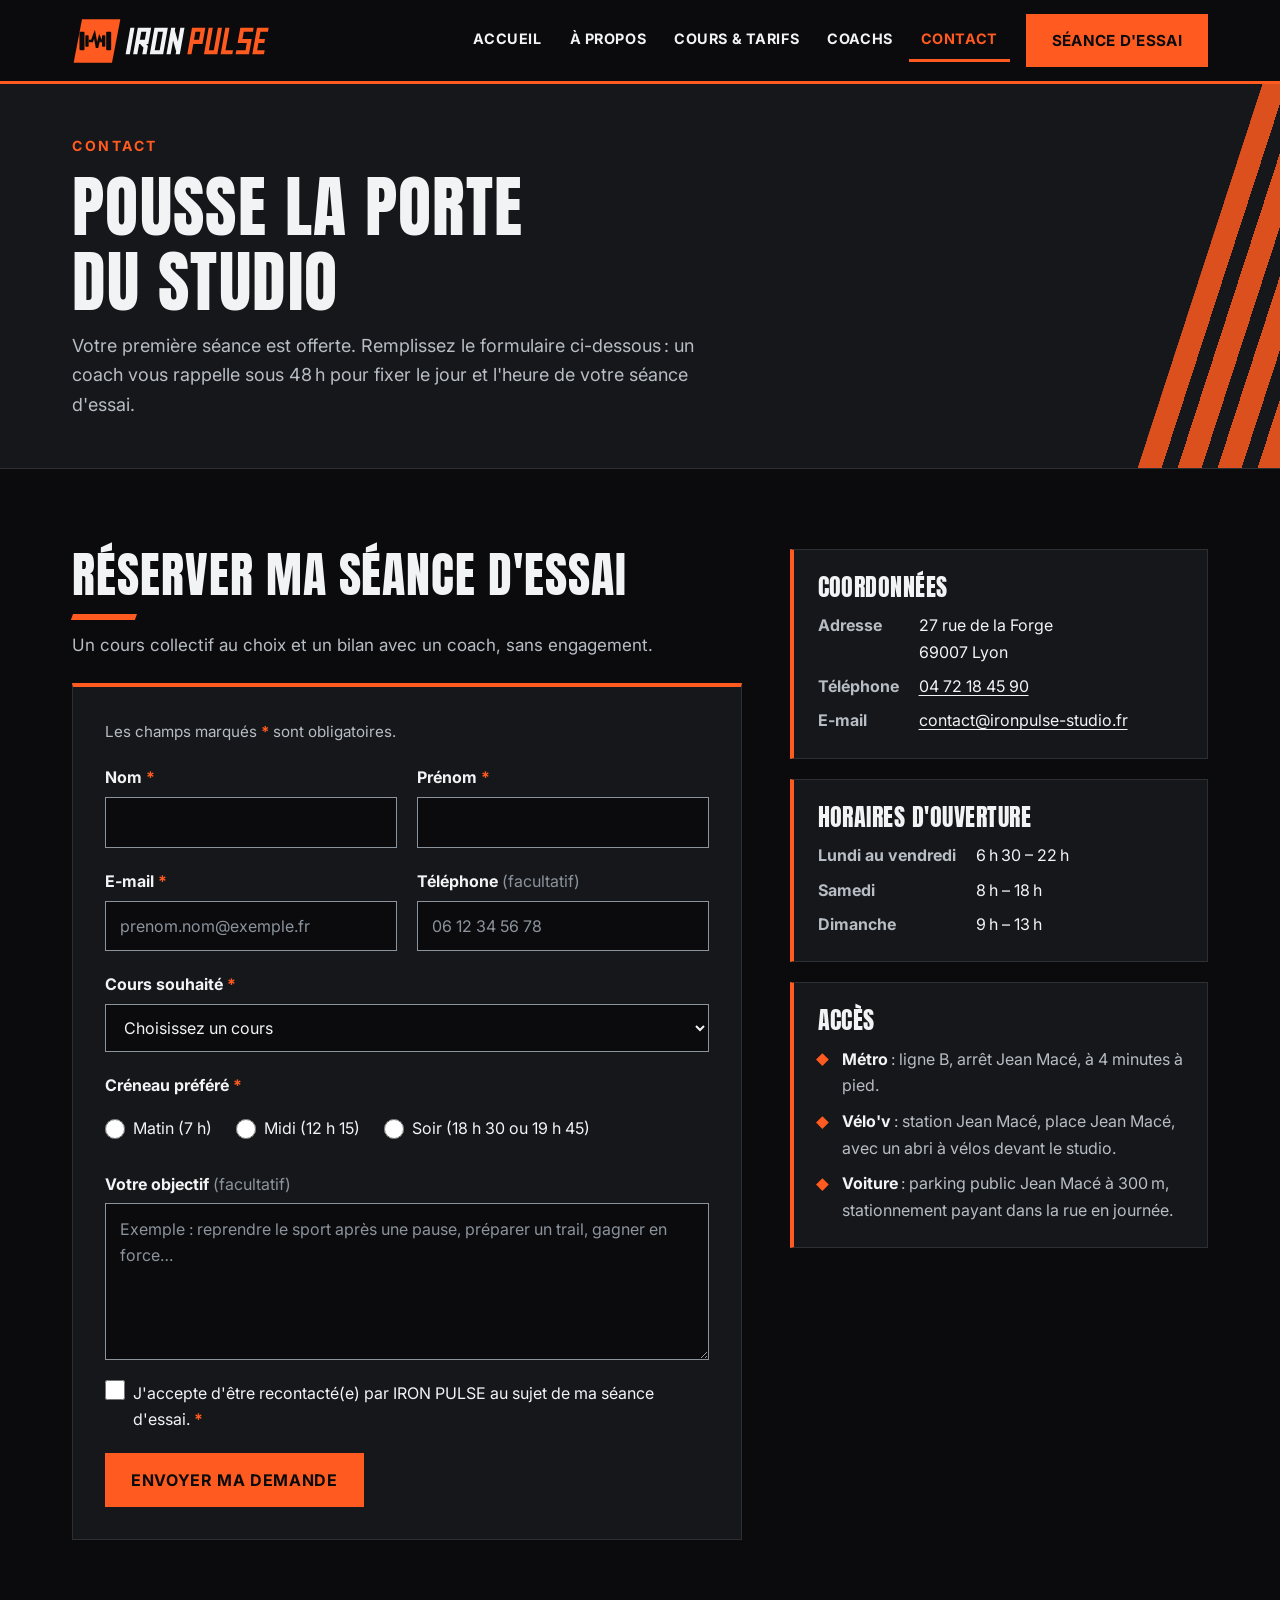
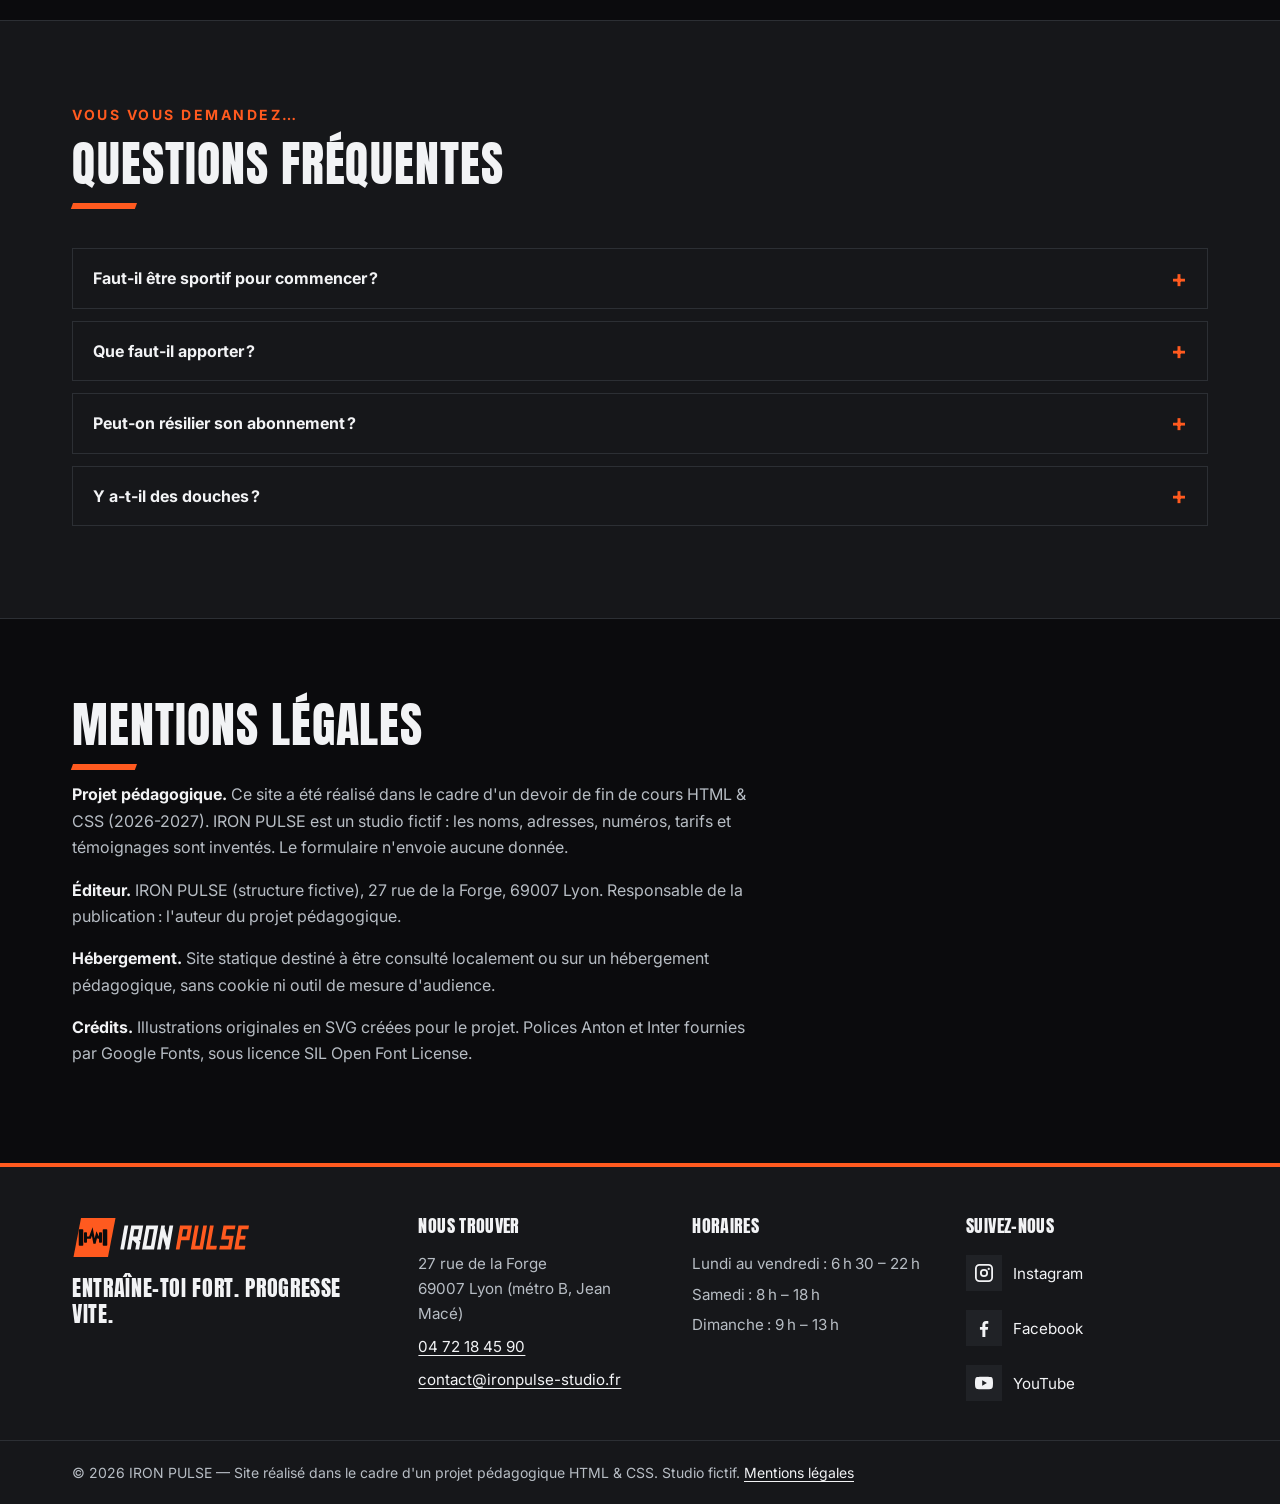
<file: contact.html>
<!DOCTYPE html>
<html lang="fr">
<head>
  <meta charset="utf-8">
  <meta name="viewport" content="width=device-width, initial-scale=1">
  <title>Contact et séance d'essai — IRON PULSE, studio de coaching à Lyon 7e</title>
  <meta name="description" content="Réservez votre séance d'essai gratuite chez IRON PULSE, 27 rue de la Forge à Lyon 7e (métro Jean Macé) : formulaire, téléphone, horaires d'ouverture, accès et questions fréquentes.">
  <link rel="preconnect" href="https://fonts.googleapis.com">
  <link rel="preconnect" href="https://fonts.gstatic.com" crossorigin>
  <link rel="stylesheet" href="https://fonts.googleapis.com/css2?family=Anton&amp;family=Inter:wght@400;700&amp;display=swap">
  <link rel="stylesheet" href="css/style.css">
  <link rel="icon" href="images/logo.svg" type="image/svg+xml">
</head>
<body>
  <a class="lien-evitement" href="#contenu">Aller au contenu principal</a>

  <!-- ===== EN-TÊTE ===== -->
  <header class="entete">
    <div class="conteneur entete-contenu">
      <a class="logo" href="index.html">
        <img src="images/logo.svg" alt="IRON PULSE, retour à l'accueil" width="240" height="60">
      </a>
      <nav class="nav-principale" aria-label="Navigation principale">
        <ul class="menu">
          <li><a href="index.html">Accueil</a></li>
          <li><a href="a-propos.html">À propos</a></li>
          <li><a href="cours-tarifs.html">Cours &amp; Tarifs</a></li>
          <li><a href="coachs.html">Coachs</a></li>
          <li><a href="contact.html" aria-current="page">Contact</a></li>
        </ul>
      </nav>
      <a class="btn btn-primaire entete-essai" href="contact.html#essai">Séance d'essai</a>
    </div>
  </header>

  <!-- ===== CONTENU PRINCIPAL ===== -->
  <main id="contenu">

    <!-- Bandeau de page -->
    <section class="bandeau-page" aria-labelledby="titre-page">
      <div class="conteneur">
        <p class="surtitre">Contact</p>
        <h1 id="titre-page">Pousse la porte du studio</h1>
        <p class="bandeau-intro">Votre première séance est offerte. Remplissez le formulaire ci-dessous&#8239;: un coach vous rappelle sous 48&#8239;h pour fixer le jour et l'heure de votre séance d'essai.</p>
      </div>
    </section>

    <!-- Formulaire et informations pratiques -->
    <section class="section" aria-labelledby="titre-essai">
      <div class="conteneur contact-grille">

        <!-- Formulaire de séance d'essai -->
        <div>
          <h2 id="titre-essai" class="section-titre">Réserver ma séance d'essai</h2>
          <p class="section-intro">Un cours collectif au choix et un bilan avec un coach, sans engagement.</p>
          <form class="formulaire" id="essai" action="#essai" method="post">
            <p class="note-obligatoire">Les champs marqués <span class="obligatoire">*</span> sont obligatoires.</p>

            <div class="champ-double">
              <div class="champ">
                <label for="nom">Nom <span class="obligatoire" aria-hidden="true">*</span></label>
                <input type="text" id="nom" name="nom" autocomplete="family-name" required>
              </div>
              <div class="champ">
                <label for="prenom">Prénom <span class="obligatoire" aria-hidden="true">*</span></label>
                <input type="text" id="prenom" name="prenom" autocomplete="given-name" required>
              </div>
            </div>

            <div class="champ-double">
              <div class="champ">
                <label for="email">E-mail <span class="obligatoire" aria-hidden="true">*</span></label>
                <input type="email" id="email" name="email" autocomplete="email" placeholder="prenom.nom@exemple.fr" required>
              </div>
              <div class="champ">
                <label for="telephone">Téléphone <span class="facultatif">(facultatif)</span></label>
                <input type="tel" id="telephone" name="telephone" autocomplete="tel" placeholder="06 12 34 56 78">
              </div>
            </div>

            <div class="champ">
              <label for="cours">Cours souhaité <span class="obligatoire" aria-hidden="true">*</span></label>
              <select id="cours" name="cours" required>
                <option value="">Choisissez un cours</option>
                <optgroup label="Cours collectifs">
                  <option value="hiit-burn">HIIT Burn (45 min)</option>
                  <option value="force-muscu">Force &amp; Muscu (60 min)</option>
                  <option value="cross-circuit">Cross Circuit (50 min)</option>
                  <option value="mobility-reset">Mobility Reset (45 min)</option>
                </optgroup>
                <optgroup label="En individuel">
                  <option value="coaching-personnalise">Coaching personnalisé (60 min)</option>
                </optgroup>
              </select>
            </div>

            <fieldset>
              <legend>Créneau préféré <span class="obligatoire" aria-hidden="true">*</span></legend>
              <div class="choix">
                <label for="creneau-matin"><input type="radio" id="creneau-matin" name="creneau" value="matin" required> Matin (7&nbsp;h)</label>
                <label for="creneau-midi"><input type="radio" id="creneau-midi" name="creneau" value="midi"> Midi (12&nbsp;h&nbsp;15)</label>
                <label for="creneau-soir"><input type="radio" id="creneau-soir" name="creneau" value="soir"> Soir (18&nbsp;h&nbsp;30 ou 19&nbsp;h&nbsp;45)</label>
              </div>
            </fieldset>

            <div class="champ">
              <label for="objectif">Votre objectif <span class="facultatif">(facultatif)</span></label>
              <textarea id="objectif" name="objectif" rows="5" placeholder="Exemple : reprendre le sport après une pause, préparer un trail, gagner en force…"></textarea>
            </div>

            <div class="champ">
              <label class="case" for="consentement"><input type="checkbox" id="consentement" name="consentement" value="oui" required> <span>J'accepte d'être recontacté(e) par IRON PULSE au sujet de ma séance d'essai. <span class="obligatoire" aria-hidden="true">*</span></span></label>
            </div>

            <button class="btn btn-primaire" type="submit">Envoyer ma demande</button>
          </form>
        </div>

        <!-- Informations pratiques -->
        <aside class="infos-contact" aria-label="Informations pratiques">
          <div class="bloc-info">
            <h2 class="titre-info">Coordonnées</h2>
            <address>
              <dl class="liste-infos">
                <dt>Adresse</dt>
                <dd>27 rue de la Forge<br>69007 Lyon</dd>
                <dt>Téléphone</dt>
                <dd><a href="tel:+33472184590">04 72 18 45 90</a></dd>
                <dt>E-mail</dt>
                <dd><a href="mailto:contact@ironpulse-studio.fr">contact@ironpulse-studio.fr</a></dd>
              </dl>
            </address>
          </div>

          <div class="bloc-info">
            <h2 class="titre-info">Horaires d'ouverture</h2>
            <dl class="liste-infos">
              <dt>Lundi au vendredi</dt>
              <dd>6&#8239;h&#8239;30 – 22&#8239;h</dd>
              <dt>Samedi</dt>
              <dd>8&#8239;h – 18&#8239;h</dd>
              <dt>Dimanche</dt>
              <dd>9&#8239;h – 13&#8239;h</dd>
            </dl>
          </div>

          <div class="bloc-info">
            <h2 class="titre-info">Accès</h2>
            <ul class="liste-puces">
              <li><strong>Métro</strong>&#8239;: ligne B, arrêt Jean Macé, à 4 minutes à pied.</li>
              <li><strong>Vélo'v</strong>&#8239;: station Jean Macé, place Jean Macé, avec un abri à vélos devant le studio.</li>
              <li><strong>Voiture</strong>&#8239;: parking public Jean Macé à 300&#8239;m, stationnement payant dans la rue en journée.</li>
            </ul>
          </div>
        </aside>

      </div>
    </section>

    <!-- Questions fréquentes -->
    <section class="section section-alt" aria-labelledby="titre-faq">
      <div class="conteneur">
        <div class="section-entete">
          <p class="surtitre">Vous vous demandez…</p>
          <h2 id="titre-faq" class="section-titre">Questions fréquentes</h2>
        </div>
        <div class="faq">
          <details>
            <summary>Faut-il être sportif pour commencer&#8239;?</summary>
            <p>Non. Chaque cours est limité à 12 personnes et le coach adapte les exercices à votre niveau. Le bilan de la séance d'essai sert justement à partir de là où vous en êtes, que vous repreniez le sport ou que vous soyez déjà confirmé.</p>
          </details>
          <details>
            <summary>Que faut-il apporter&#8239;?</summary>
            <p>Une tenue de sport, des baskets propres réservées à la salle, une serviette et une gourde. Le matériel d'entraînement est fourni et des casiers sont à votre disposition dans les vestiaires.</p>
          </details>
          <details>
            <summary>Peut-on résilier son abonnement&#8239;?</summary>
            <p>Oui, à tout moment. Les abonnements Pulse et Iron sont sans engagement&#8239;: il suffit de nous prévenir avant la fin du mois en cours. La carte 10 séances, elle, reste valable 4 mois après l'achat.</p>
          </details>
          <details>
            <summary>Y a-t-il des douches&#8239;?</summary>
            <p>Oui. Les vestiaires hommes et femmes sont équipés de douches et de casiers, pour repartir au travail directement après votre séance.</p>
          </details>
        </div>
      </div>
    </section>

    <!-- Mentions légales -->
    <section class="section" id="mentions" aria-labelledby="titre-mentions">
      <div class="conteneur">
        <div class="texte-legal">
          <h2 id="titre-mentions" class="section-titre">Mentions légales</h2>
          <p><strong>Projet pédagogique.</strong> Ce site a été réalisé dans le cadre d'un devoir de fin de cours HTML &amp; CSS (2026-2027). IRON PULSE est un studio fictif&#8239;: les noms, adresses, numéros, tarifs et témoignages sont inventés. Le formulaire n'envoie aucune donnée.</p>
          <p><strong>Éditeur.</strong> IRON PULSE (structure fictive), 27 rue de la Forge, 69007 Lyon. Responsable de la publication&#8239;: l'auteur du projet pédagogique.</p>
          <p><strong>Hébergement.</strong> Site statique destiné à être consulté localement ou sur un hébergement pédagogique, sans cookie ni outil de mesure d'audience.</p>
          <p><strong>Crédits.</strong> Illustrations originales en SVG créées pour le projet. Polices Anton et Inter fournies par Google Fonts, sous licence SIL Open Font License.</p>
        </div>
      </div>
    </section>

  </main>

  <!-- ===== PIED DE PAGE ===== -->
  <footer class="pied">
    <div class="conteneur pied-grille">
      <div class="pied-marque">
        <img src="images/logo.svg" alt="IRON PULSE" width="240" height="60" loading="lazy">
        <p class="pied-slogan">Entraîne-toi fort. Progresse vite.</p>
      </div>

      <div>
        <h2 class="pied-titre">Nous trouver</h2>
        <address>
          <p>27 rue de la Forge<br>69007 Lyon (métro B, Jean Macé)</p>
          <p><a href="tel:+33472184590">04 72 18 45 90</a></p>
          <p><a href="mailto:contact@ironpulse-studio.fr">contact@ironpulse-studio.fr</a></p>
        </address>
      </div>

      <div>
        <h2 class="pied-titre">Horaires</h2>
        <ul class="pied-horaires">
          <li>Lundi au vendredi&#8239;: 6&#8239;h&#8239;30 – 22&#8239;h</li>
          <li>Samedi&#8239;: 8&#8239;h – 18&#8239;h</li>
          <li>Dimanche&#8239;: 9&#8239;h – 13&#8239;h</li>
        </ul>
      </div>

      <div>
        <h2 class="pied-titre">Suivez-nous</h2>
        <ul class="pied-reseaux">
          <li>
            <a href="https://www.instagram.com/ironpulse.lyon/">
              <svg viewBox="0 0 24 24" width="24" height="24" aria-hidden="true" focusable="false"><path d="M7 2h10a5 5 0 0 1 5 5v10a5 5 0 0 1-5 5H7a5 5 0 0 1-5-5V7a5 5 0 0 1 5-5Zm0 2a3 3 0 0 0-3 3v10a3 3 0 0 0 3 3h10a3 3 0 0 0 3-3V7a3 3 0 0 0-3-3H7Zm5 3.5a4.5 4.5 0 1 1 0 9 4.5 4.5 0 0 1 0-9Zm0 2a2.5 2.5 0 1 0 0 5 2.5 2.5 0 0 0 0-5Zm5.25-3.25a1.25 1.25 0 1 1 0 2.5 1.25 1.25 0 0 1 0-2.5Z"/></svg>
              Instagram <span class="visuellement-cache">(@ironpulse.lyon)</span>
            </a>
          </li>
          <li>
            <a href="https://www.facebook.com/ironpulse.lyon">
              <svg viewBox="0 0 24 24" width="24" height="24" aria-hidden="true" focusable="false"><path d="M13.5 22v-8h2.7l.4-3.2h-3.1V8.8c0-.9.3-1.5 1.6-1.5h1.7V4.4c-.3 0-1.3-.1-2.5-.1-2.4 0-4.1 1.5-4.1 4.2v2.3H7.5V14h2.7v8h3.3Z"/></svg>
              Facebook <span class="visuellement-cache">(@ironpulse.lyon)</span>
            </a>
          </li>
          <li>
            <a href="https://www.youtube.com/@ironpulse.lyon">
              <svg viewBox="0 0 24 24" width="24" height="24" aria-hidden="true" focusable="false"><path d="M21.6 7.2a2.5 2.5 0 0 0-1.8-1.8C18.2 5 12 5 12 5s-6.2 0-7.8.4a2.5 2.5 0 0 0-1.8 1.8C2 8.8 2 12 2 12s0 3.2.4 4.8a2.5 2.5 0 0 0 1.8 1.8c1.6.4 7.8.4 7.8.4s6.2 0 7.8-.4a2.5 2.5 0 0 0 1.8-1.8c.4-1.6.4-4.8.4-4.8s0-3.2-.4-4.8ZM10 15V9l5.2 3L10 15Z"/></svg>
              YouTube <span class="visuellement-cache">(@ironpulse.lyon)</span>
            </a>
          </li>
        </ul>
      </div>
    </div>

    <div class="pied-bas">
      <div class="conteneur">
        <p>© 2026 IRON PULSE — Site réalisé dans le cadre d'un projet pédagogique HTML &amp; CSS. Studio fictif. <a href="contact.html#mentions">Mentions légales</a></p>
      </div>
    </div>
  </footer>
</body>
</html>
</file>
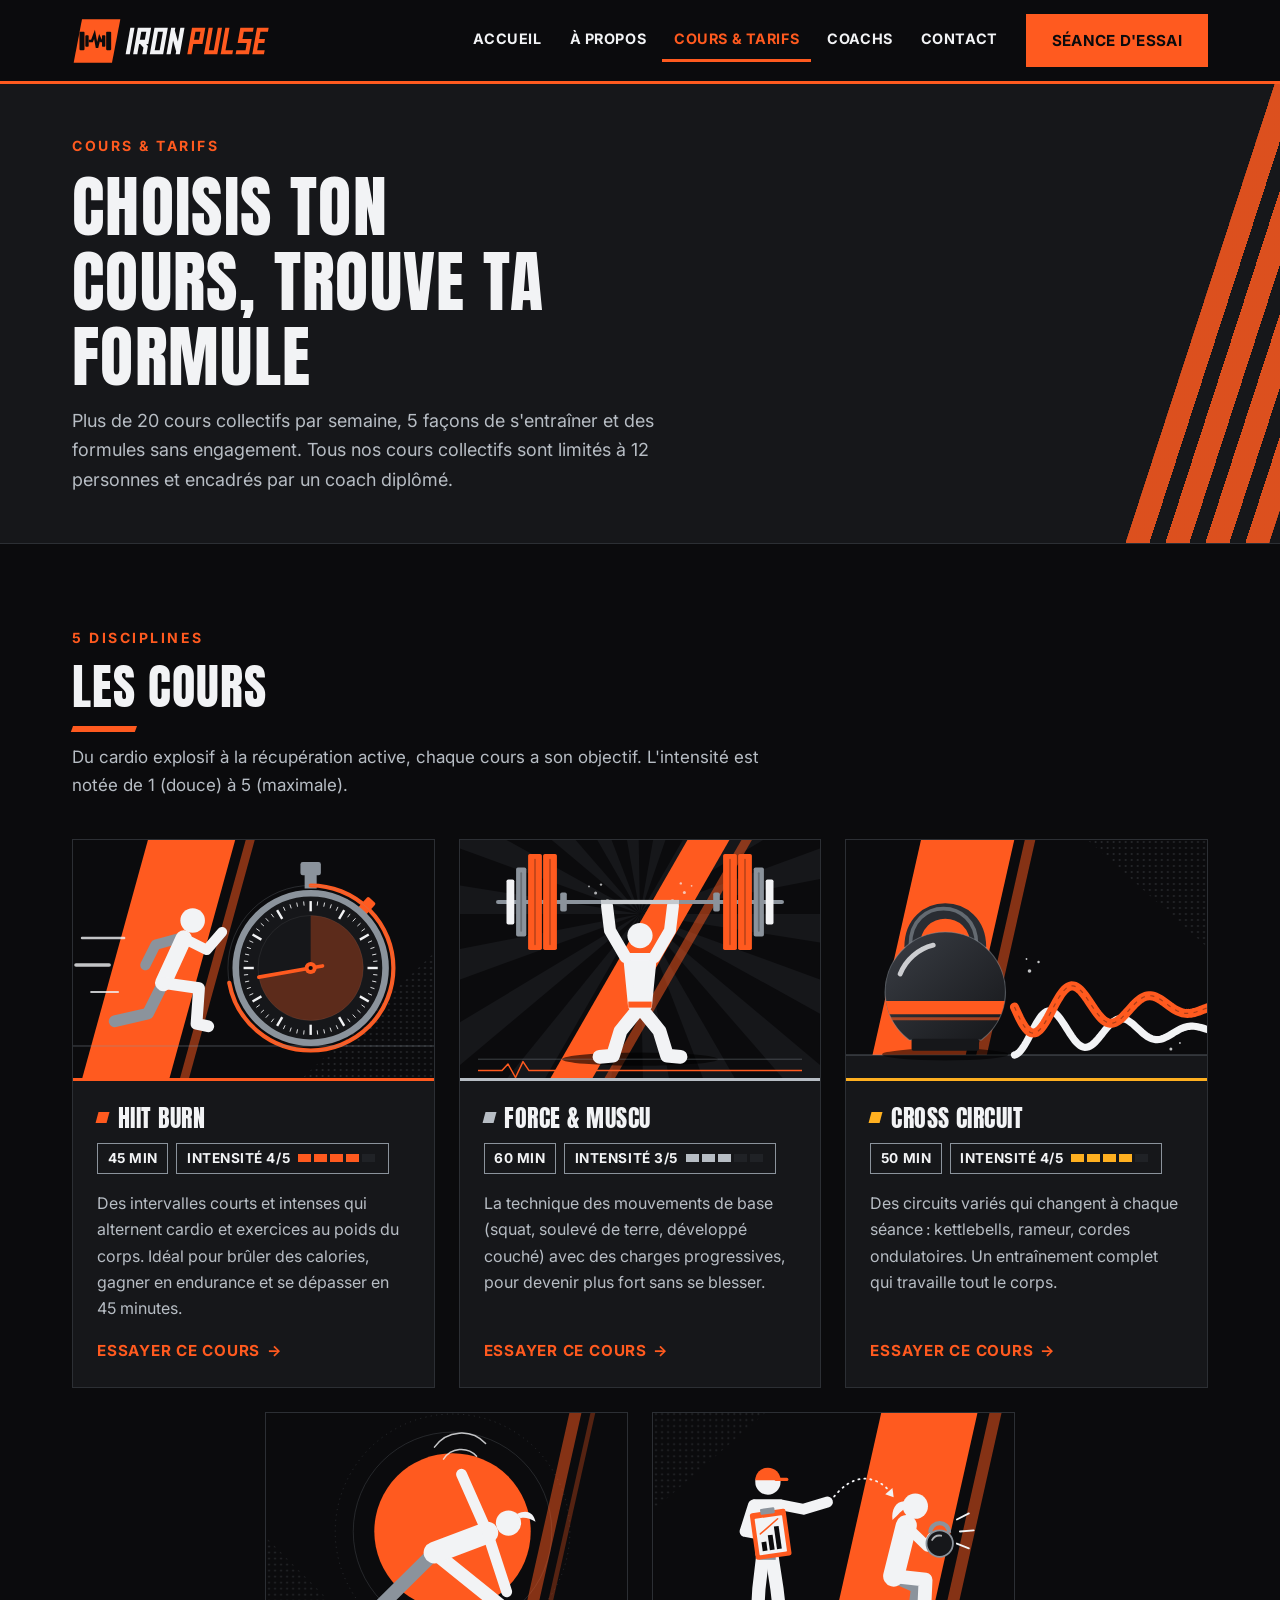
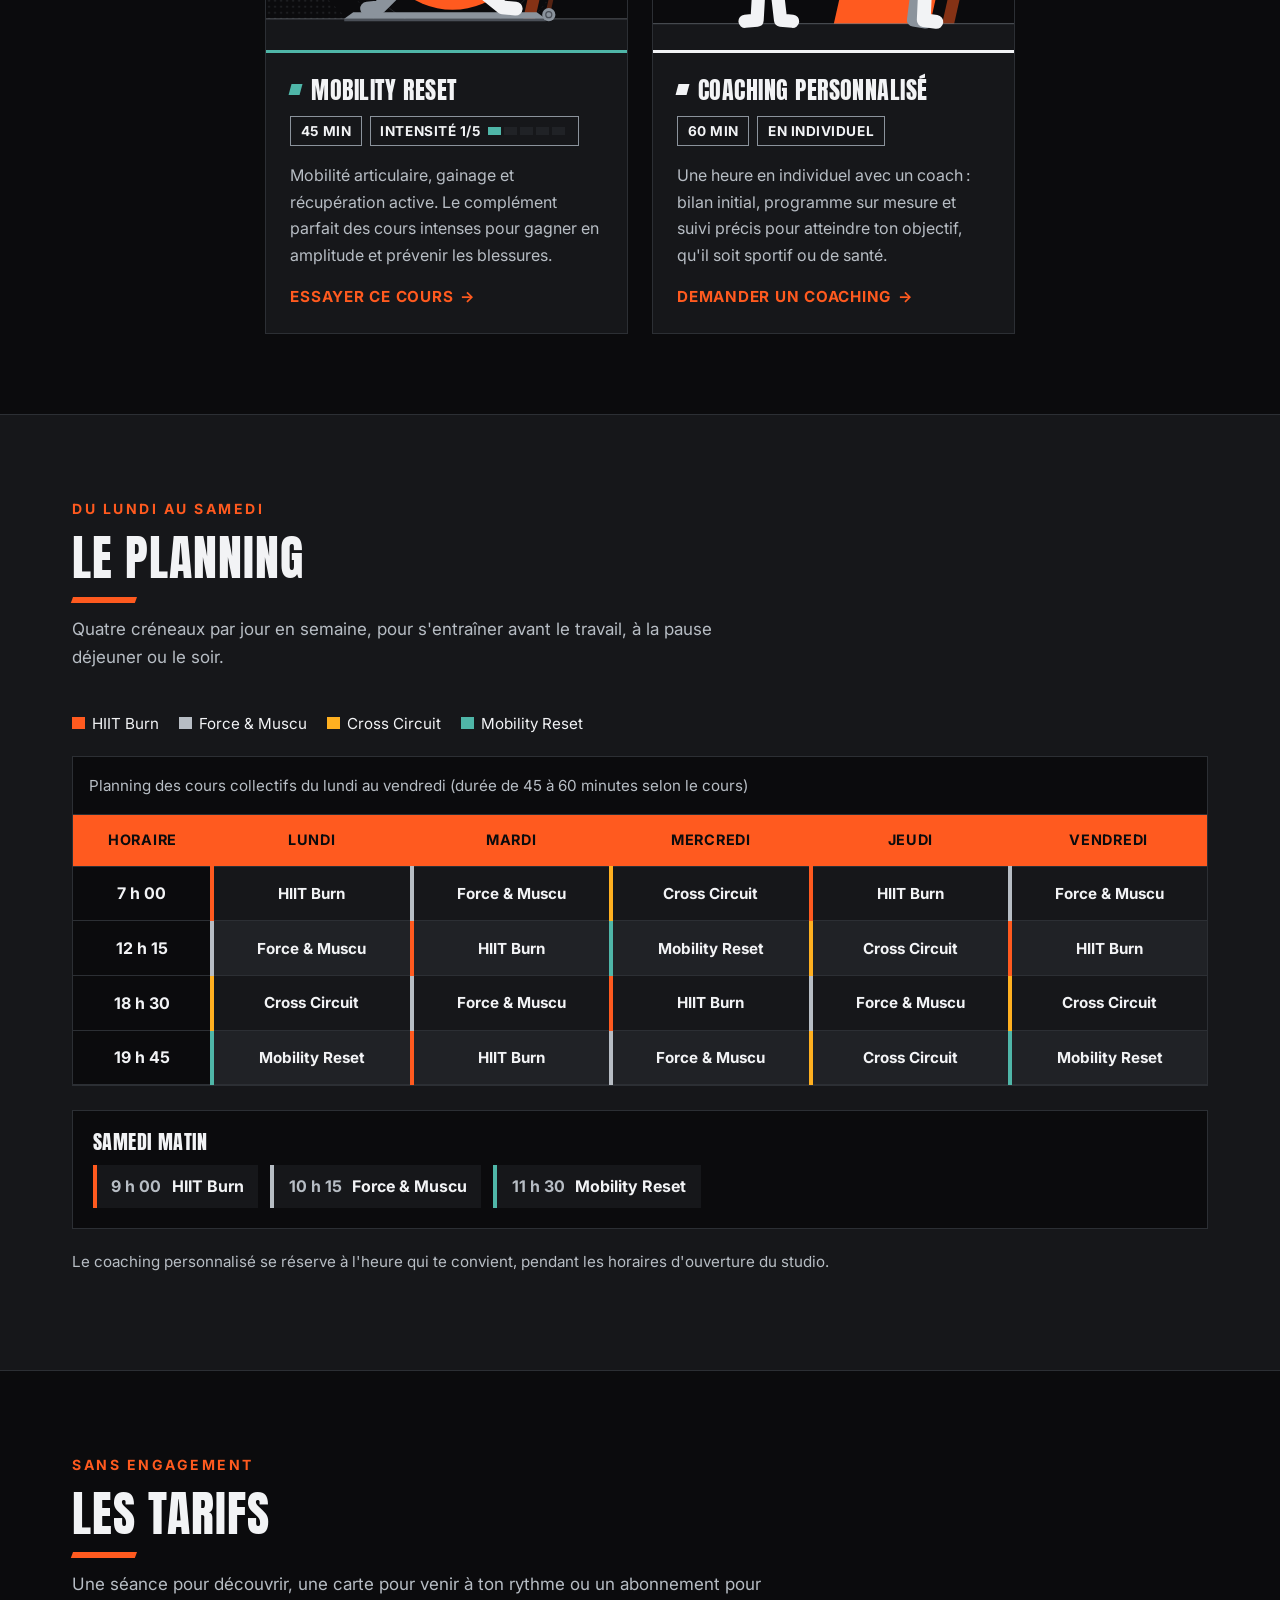
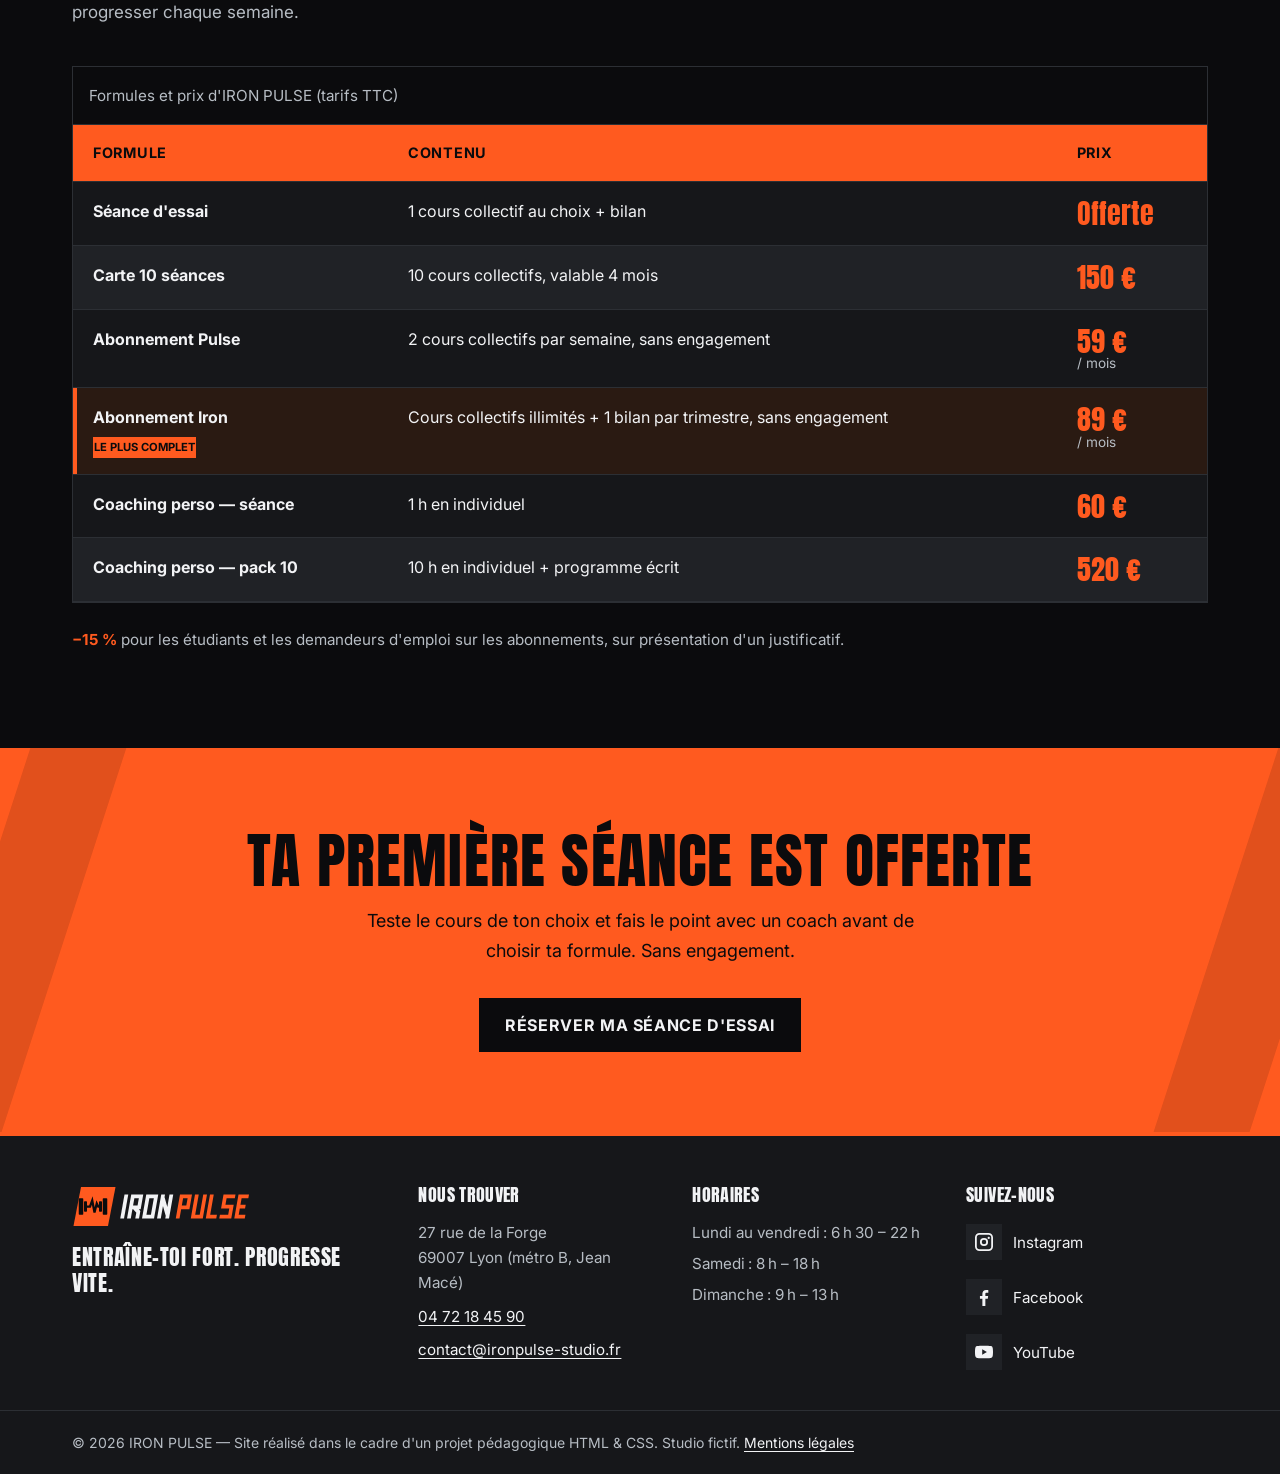
<file: cours-tarifs.html>
<!DOCTYPE html>
<html lang="fr">
<head>
  <meta charset="utf-8">
  <meta name="viewport" content="width=device-width, initial-scale=1">
  <title>Cours &amp; Tarifs — IRON PULSE, planning et formules du studio à Lyon 7e</title>
  <meta name="description" content="Les cours d'IRON PULSE à Lyon 7e (HIIT Burn, Force &amp; Muscu, Cross Circuit, Mobility Reset, coaching personnalisé), le planning de la semaine et les tarifs : abonnements dès 59 € par mois, séance d'essai offerte.">
  <link rel="preconnect" href="https://fonts.googleapis.com">
  <link rel="preconnect" href="https://fonts.gstatic.com" crossorigin>
  <link rel="stylesheet" href="https://fonts.googleapis.com/css2?family=Anton&amp;family=Inter:wght@400;700&amp;display=swap">
  <link rel="stylesheet" href="css/style.css">
  <link rel="icon" href="images/logo.svg" type="image/svg+xml">
</head>
<body>
  <a class="lien-evitement" href="#contenu">Aller au contenu principal</a>

  <!-- ===== EN-TÊTE ===== -->
  <header class="entete">
    <div class="conteneur entete-contenu">
      <a class="logo" href="index.html">
        <img src="images/logo.svg" alt="IRON PULSE, retour à l'accueil" width="240" height="60">
      </a>
      <nav class="nav-principale" aria-label="Navigation principale">
        <ul class="menu">
          <li><a href="index.html">Accueil</a></li>
          <li><a href="a-propos.html">À propos</a></li>
          <li><a href="cours-tarifs.html" aria-current="page">Cours &amp; Tarifs</a></li>
          <li><a href="coachs.html">Coachs</a></li>
          <li><a href="contact.html">Contact</a></li>
        </ul>
      </nav>
      <a class="btn btn-primaire entete-essai" href="contact.html#essai">Séance d'essai</a>
    </div>
  </header>

  <!-- ===== CONTENU PRINCIPAL ===== -->
  <main id="contenu">

    <!-- Bandeau de page -->
    <section class="bandeau-page" aria-labelledby="titre-page">
      <div class="conteneur">
        <p class="surtitre">Cours &amp; Tarifs</p>
        <h1 id="titre-page">Choisis ton cours, trouve ta formule</h1>
        <p class="bandeau-intro">Plus de 20 cours collectifs par semaine, 5 façons de s'entraîner et des formules sans engagement. Tous nos cours collectifs sont limités à 12 personnes et encadrés par un coach diplômé.</p>
      </div>
    </section>

    <!-- Les cours -->
    <section class="section" aria-labelledby="titre-cours">
      <div class="conteneur">
        <div class="section-entete">
          <p class="surtitre">5 disciplines</p>
          <h2 id="titre-cours" class="section-titre">Les cours</h2>
          <p class="section-intro">Du cardio explosif à la récupération active, chaque cours a son objectif. L'intensité est notée de 1 (douce) à 5 (maximale).</p>
        </div>
        <div class="grille grille-3 grille-cours">
          <article class="carte carte-cours cours-hiit" id="hiit">
            <img src="images/hiit.svg" alt="Sprinteur devant un grand chronomètre, symbole de l'entraînement fractionné" width="1200" height="800" loading="lazy">
            <div class="carte-corps">
              <h3>HIIT Burn</h3>
              <ul class="carte-meta">
                <li class="etiquette">45&nbsp;min</li>
                <li class="etiquette etiquette-intensite">Intensité 4/5 <span class="jauge jauge-4" aria-hidden="true"></span></li>
              </ul>
              <p>Des intervalles courts et intenses qui alternent cardio et exercices au poids du corps. Idéal pour brûler des calories, gagner en endurance et se dépasser en 45 minutes.</p>
              <a class="lien-fleche" href="contact.html#essai">Essayer ce cours<span class="visuellement-cache">&#8239;: HIIT Burn</span></a>
            </div>
          </article>
          <article class="carte carte-cours cours-force" id="musculation">
            <img src="images/musculation.svg" alt="Athlète soulevant au-dessus de sa tête une barre chargée de disques" width="1200" height="800" loading="lazy">
            <div class="carte-corps">
              <h3>Force &amp; Muscu</h3>
              <ul class="carte-meta">
                <li class="etiquette">60&nbsp;min</li>
                <li class="etiquette etiquette-intensite">Intensité 3/5 <span class="jauge jauge-3" aria-hidden="true"></span></li>
              </ul>
              <p>La technique des mouvements de base (squat, soulevé de terre, développé couché) avec des charges progressives, pour devenir plus fort sans se blesser.</p>
              <a class="lien-fleche" href="contact.html#essai">Essayer ce cours<span class="visuellement-cache">&#8239;: Force &amp; Muscu</span></a>
            </div>
          </article>
          <article class="carte carte-cours cours-cross" id="cross">
            <img src="images/cross.svg" alt="Kettlebell posée au sol et cordes ondulantes de cross training" width="1200" height="800" loading="lazy">
            <div class="carte-corps">
              <h3>Cross Circuit</h3>
              <ul class="carte-meta">
                <li class="etiquette">50&nbsp;min</li>
                <li class="etiquette etiquette-intensite">Intensité 4/5 <span class="jauge jauge-4" aria-hidden="true"></span></li>
              </ul>
              <p>Des circuits variés qui changent à chaque séance&#8239;: kettlebells, rameur, cordes ondulatoires. Un entraînement complet qui travaille tout le corps.</p>
              <a class="lien-fleche" href="contact.html#essai">Essayer ce cours<span class="visuellement-cache">&#8239;: Cross Circuit</span></a>
            </div>
          </article>
          <article class="carte carte-cours cours-mobilite" id="mobilite">
            <img src="images/mobilite.svg" alt="Pratiquante en posture d'étirement latéral sur un tapis" width="1200" height="800" loading="lazy">
            <div class="carte-corps">
              <h3>Mobility Reset</h3>
              <ul class="carte-meta">
                <li class="etiquette">45&nbsp;min</li>
                <li class="etiquette etiquette-intensite">Intensité 1/5 <span class="jauge jauge-1" aria-hidden="true"></span></li>
              </ul>
              <p>Mobilité articulaire, gainage et récupération active. Le complément parfait des cours intenses pour gagner en amplitude et prévenir les blessures.</p>
              <a class="lien-fleche" href="contact.html#essai">Essayer ce cours<span class="visuellement-cache">&#8239;: Mobility Reset</span></a>
            </div>
          </article>
          <article class="carte carte-cours cours-coaching" id="coaching">
            <img src="images/coaching.svg" alt="Coach tenant un porte-bloc qui guide une élève pendant un squat avec kettlebell" width="1200" height="800" loading="lazy">
            <div class="carte-corps">
              <h3>Coaching personnalisé</h3>
              <ul class="carte-meta">
                <li class="etiquette">60&nbsp;min</li>
                <li class="etiquette">En individuel</li>
              </ul>
              <p>Une heure en individuel avec un coach&#8239;: bilan initial, programme sur mesure et suivi précis pour atteindre ton objectif, qu'il soit sportif ou de santé.</p>
              <a class="lien-fleche" href="contact.html#essai">Demander un coaching<span class="visuellement-cache"> personnalisé</span></a>
            </div>
          </article>
        </div>
      </div>
    </section>

    <!-- Planning de la semaine -->
    <section class="section section-alt" aria-labelledby="titre-planning">
      <div class="conteneur">
        <div class="section-entete">
          <p class="surtitre">Du lundi au samedi</p>
          <h2 id="titre-planning" class="section-titre">Le planning</h2>
          <p class="section-intro">Quatre créneaux par jour en semaine, pour s'entraîner avant le travail, à la pause déjeuner ou le soir.</p>
        </div>
        <ul class="legende-cours" aria-label="Légende des couleurs du planning">
          <li class="cours-hiit">HIIT Burn</li>
          <li class="cours-force">Force &amp; Muscu</li>
          <li class="cours-cross">Cross Circuit</li>
          <li class="cours-mobilite">Mobility Reset</li>
        </ul>
        <p class="indication-defilement" aria-hidden="true">Fais glisser le tableau pour voir toute la semaine</p>
        <div class="tableau-conteneur">
          <table class="tableau tableau-planning">
            <caption>Planning des cours collectifs du lundi au vendredi (durée de 45 à 60 minutes selon le cours)</caption>
            <thead>
              <tr>
                <th scope="col">Horaire</th>
                <th scope="col">Lundi</th>
                <th scope="col">Mardi</th>
                <th scope="col">Mercredi</th>
                <th scope="col">Jeudi</th>
                <th scope="col">Vendredi</th>
              </tr>
            </thead>
            <tbody>
              <tr>
                <th scope="row">7&nbsp;h&nbsp;00</th>
                <td class="creneau cours-hiit">HIIT Burn</td>
                <td class="creneau cours-force">Force &amp; Muscu</td>
                <td class="creneau cours-cross">Cross Circuit</td>
                <td class="creneau cours-hiit">HIIT Burn</td>
                <td class="creneau cours-force">Force &amp; Muscu</td>
              </tr>
              <tr>
                <th scope="row">12&nbsp;h&nbsp;15</th>
                <td class="creneau cours-force">Force &amp; Muscu</td>
                <td class="creneau cours-hiit">HIIT Burn</td>
                <td class="creneau cours-mobilite">Mobility Reset</td>
                <td class="creneau cours-cross">Cross Circuit</td>
                <td class="creneau cours-hiit">HIIT Burn</td>
              </tr>
              <tr>
                <th scope="row">18&nbsp;h&nbsp;30</th>
                <td class="creneau cours-cross">Cross Circuit</td>
                <td class="creneau cours-force">Force &amp; Muscu</td>
                <td class="creneau cours-hiit">HIIT Burn</td>
                <td class="creneau cours-force">Force &amp; Muscu</td>
                <td class="creneau cours-cross">Cross Circuit</td>
              </tr>
              <tr>
                <th scope="row">19&nbsp;h&nbsp;45</th>
                <td class="creneau cours-mobilite">Mobility Reset</td>
                <td class="creneau cours-hiit">HIIT Burn</td>
                <td class="creneau cours-force">Force &amp; Muscu</td>
                <td class="creneau cours-cross">Cross Circuit</td>
                <td class="creneau cours-mobilite">Mobility Reset</td>
              </tr>
            </tbody>
          </table>
        </div>
        <div class="planning-samedi">
          <h3>Samedi matin</h3>
          <ul>
            <li class="cours-hiit"><strong>9&nbsp;h&nbsp;00</strong> HIIT Burn</li>
            <li class="cours-force"><strong>10&nbsp;h&nbsp;15</strong> Force &amp; Muscu</li>
            <li class="cours-mobilite"><strong>11&nbsp;h&nbsp;30</strong> Mobility Reset</li>
          </ul>
        </div>
        <p class="note-tableau">Le coaching personnalisé se réserve à l'heure qui te convient, pendant les horaires d'ouverture du studio.</p>
      </div>
    </section>

    <!-- Tarifs -->
    <section class="section" aria-labelledby="titre-tarifs">
      <div class="conteneur">
        <div class="section-entete">
          <p class="surtitre">Sans engagement</p>
          <h2 id="titre-tarifs" class="section-titre">Les tarifs</h2>
          <p class="section-intro">Une séance pour découvrir, une carte pour venir à ton rythme ou un abonnement pour progresser chaque semaine.</p>
        </div>
        <div class="tableau-conteneur">
          <table class="tableau tableau-tarifs">
            <caption>Formules et prix d'IRON PULSE (tarifs TTC)</caption>
            <thead>
              <tr>
                <th scope="col">Formule</th>
                <th scope="col">Contenu</th>
                <th scope="col">Prix</th>
              </tr>
            </thead>
            <tbody>
              <tr>
                <th scope="row">Séance d'essai</th>
                <td>1 cours collectif au choix + bilan</td>
                <td class="cellule-prix">Offerte</td>
              </tr>
              <tr>
                <th scope="row">Carte 10 séances</th>
                <td>10 cours collectifs, valable 4 mois</td>
                <td class="cellule-prix">150&nbsp;€</td>
              </tr>
              <tr>
                <th scope="row">Abonnement Pulse</th>
                <td>2 cours collectifs par semaine, sans engagement</td>
                <td class="cellule-prix">59&nbsp;€ <span>/ mois</span></td>
              </tr>
              <tr class="ligne-vedette">
                <th scope="row">Abonnement Iron <span class="etiquette etiquette-orange">Le plus complet</span></th>
                <td>Cours collectifs illimités + 1 bilan par trimestre, sans engagement</td>
                <td class="cellule-prix">89&nbsp;€ <span>/ mois</span></td>
              </tr>
              <tr>
                <th scope="row">Coaching perso — séance</th>
                <td>1&nbsp;h en individuel</td>
                <td class="cellule-prix">60&nbsp;€</td>
              </tr>
              <tr>
                <th scope="row">Coaching perso — pack 10</th>
                <td>10&nbsp;h en individuel + programme écrit</td>
                <td class="cellule-prix">520&nbsp;€</td>
              </tr>
            </tbody>
          </table>
        </div>
        <p class="note-tableau"><strong class="texte-orange">&minus;15&nbsp;%</strong> pour les étudiants et les demandeurs d'emploi sur les abonnements, sur présentation d'un justificatif.</p>
      </div>
    </section>

    <!-- Appel à l'action final -->
    <section class="appel" aria-labelledby="titre-appel">
      <div class="conteneur">
        <h2 id="titre-appel">Ta première séance est offerte</h2>
        <p>Teste le cours de ton choix et fais le point avec un coach avant de choisir ta formule. Sans engagement.</p>
        <a class="btn btn-sombre" href="contact.html#essai">Réserver ma séance d'essai</a>
      </div>
    </section>

  </main>

  <!-- ===== PIED DE PAGE ===== -->
  <footer class="pied">
    <div class="conteneur pied-grille">
      <div class="pied-marque">
        <img src="images/logo.svg" alt="IRON PULSE" width="240" height="60" loading="lazy">
        <p class="pied-slogan">Entraîne-toi fort. Progresse vite.</p>
      </div>

      <div>
        <h2 class="pied-titre">Nous trouver</h2>
        <address>
          <p>27 rue de la Forge<br>69007 Lyon (métro B, Jean Macé)</p>
          <p><a href="tel:+33472184590">04 72 18 45 90</a></p>
          <p><a href="mailto:contact@ironpulse-studio.fr">contact@ironpulse-studio.fr</a></p>
        </address>
      </div>

      <div>
        <h2 class="pied-titre">Horaires</h2>
        <ul class="pied-horaires">
          <li>Lundi au vendredi&#8239;: 6&#8239;h&#8239;30 – 22&#8239;h</li>
          <li>Samedi&#8239;: 8&#8239;h – 18&#8239;h</li>
          <li>Dimanche&#8239;: 9&#8239;h – 13&#8239;h</li>
        </ul>
      </div>

      <div>
        <h2 class="pied-titre">Suivez-nous</h2>
        <ul class="pied-reseaux">
          <li>
            <a href="https://www.instagram.com/ironpulse.lyon/">
              <svg viewBox="0 0 24 24" width="24" height="24" aria-hidden="true" focusable="false"><path d="M7 2h10a5 5 0 0 1 5 5v10a5 5 0 0 1-5 5H7a5 5 0 0 1-5-5V7a5 5 0 0 1 5-5Zm0 2a3 3 0 0 0-3 3v10a3 3 0 0 0 3 3h10a3 3 0 0 0 3-3V7a3 3 0 0 0-3-3H7Zm5 3.5a4.5 4.5 0 1 1 0 9 4.5 4.5 0 0 1 0-9Zm0 2a2.5 2.5 0 1 0 0 5 2.5 2.5 0 0 0 0-5Zm5.25-3.25a1.25 1.25 0 1 1 0 2.5 1.25 1.25 0 0 1 0-2.5Z"/></svg>
              Instagram <span class="visuellement-cache">(@ironpulse.lyon)</span>
            </a>
          </li>
          <li>
            <a href="https://www.facebook.com/ironpulse.lyon">
              <svg viewBox="0 0 24 24" width="24" height="24" aria-hidden="true" focusable="false"><path d="M13.5 22v-8h2.7l.4-3.2h-3.1V8.8c0-.9.3-1.5 1.6-1.5h1.7V4.4c-.3 0-1.3-.1-2.5-.1-2.4 0-4.1 1.5-4.1 4.2v2.3H7.5V14h2.7v8h3.3Z"/></svg>
              Facebook <span class="visuellement-cache">(@ironpulse.lyon)</span>
            </a>
          </li>
          <li>
            <a href="https://www.youtube.com/@ironpulse.lyon">
              <svg viewBox="0 0 24 24" width="24" height="24" aria-hidden="true" focusable="false"><path d="M21.6 7.2a2.5 2.5 0 0 0-1.8-1.8C18.2 5 12 5 12 5s-6.2 0-7.8.4a2.5 2.5 0 0 0-1.8 1.8C2 8.8 2 12 2 12s0 3.2.4 4.8a2.5 2.5 0 0 0 1.8 1.8c1.6.4 7.8.4 7.8.4s6.2 0 7.8-.4a2.5 2.5 0 0 0 1.8-1.8c.4-1.6.4-4.8.4-4.8s0-3.2-.4-4.8ZM10 15V9l5.2 3L10 15Z"/></svg>
              YouTube <span class="visuellement-cache">(@ironpulse.lyon)</span>
            </a>
          </li>
        </ul>
      </div>
    </div>

    <div class="pied-bas">
      <div class="conteneur">
        <p>© 2026 IRON PULSE — Site réalisé dans le cadre d'un projet pédagogique HTML &amp; CSS. Studio fictif. <a href="contact.html#mentions">Mentions légales</a></p>
      </div>
    </div>
  </footer>
</body>
</html>
</file>
<file: css/style.css>
/* =====================================================================
   IRON PULSE — feuille de style unique du site
   Approche « mobile first » : styles de base pour le téléphone,
   puis media queries (section 14) pour la tablette et l'ordinateur.

   Sommaire
   1.  Variables
   2.  Reset et base
   3.  Typographie
   4.  Utilitaires et mise en page
   5.  Boutons et liens
   6.  En-tête et menu
   7.  Bannière d'accueil (hero) et bandeau de page intérieure
   8.  Sections et titres de section
   9.  Cartes, grilles et blocs de contenu
   10. Témoignages et citations
   11. Tableaux
   12. Formulaire et FAQ (details / summary)
   13. Pied de page
   14. Media queries (tablette et ordinateur)
   ===================================================================== */


/* === 1. Variables === */
:root {
  /* Couleurs de la charte */
  --noir: #0b0b0d;
  --noir-2: #16171a;
  --noir-3: #202226;
  --orange: #ff5a1f;
  --orange-clair: #ff7a45;
  --acier: #8b939c;
  --acier-clair: #b7bdc4;
  --blanc: #f2f3f5;
  --gris-bordure: #2c2f34;
  --gris-survol: #2a2c31;
  --orange-sombre: #2a1a12;
  --erreur: #ff4d6a;

  /* Code couleur discret des cours (toujours doublé du nom du cours) */
  --cours-hiit: #ff5a1f;
  --cours-force: #b7bdc4;
  --cours-cross: #ffb020;
  --cours-mobilite: #4fb6a8;
  --cours-coaching: #f2f3f5;

  /* Polices */
  --police-titre: "Anton", Impact, "Arial Narrow", sans-serif;
  --police-texte: "Inter", "Segoe UI", Roboto, Arial, sans-serif;

  /* Mesures */
  --largeur-max: 1200px;
  --largeur-texte: 68ch;
  --gouttiere: 1.25rem;
  --espace-section: 4rem;
  --bordure: 1px solid var(--gris-bordure);
  --transition: 0.2s ease;
}


/* === 2. Reset et base === */
*,
*::before,
*::after {
  box-sizing: border-box;
}

html {
  scroll-behavior: smooth;
  -webkit-text-size-adjust: 100%;
  text-size-adjust: 100%;
}

body {
  margin: 0;
  background-color: var(--noir);
  color: var(--blanc);
  font-family: var(--police-texte);
  font-size: 1rem;
  line-height: 1.65;
  overflow-wrap: break-word;
}

img,
svg {
  display: block;
  max-width: 100%;
  height: auto;
}

ul,
ol {
  margin: 0;
  padding: 0;
}

figure,
blockquote {
  margin: 0;
}

address {
  font-style: normal;
}

input,
select,
textarea,
button {
  font: inherit;
  color: inherit;
}

/* Cible des ancres : laisse de l'air sous l'en-tête */
:target {
  scroll-margin-top: 1.5rem;
}

/* Focus clavier bien visible sur tous les éléments interactifs */
:focus-visible {
  outline: 3px solid var(--orange);
  outline-offset: 3px;
}


/* === 3. Typographie === */
h1,
h2,
h3,
h4 {
  margin: 0 0 0.75rem;
  font-family: var(--police-titre);
  font-weight: 400;
  line-height: 1.1;
  letter-spacing: 0.02em;
  text-transform: uppercase;
}

h1 {
  font-size: clamp(2.6rem, 11vw, 5.25rem);
}

h2 {
  font-size: clamp(2rem, 7vw, 3rem);
}

h3 {
  font-size: 1.5rem;
}

p {
  margin: 0 0 1rem;
}

strong {
  font-weight: 700;
}

a {
  color: var(--orange);
  text-underline-offset: 0.2em;
  transition: color var(--transition);
}

a:hover {
  color: var(--orange-clair);
}

.texte-orange {
  color: var(--orange);
}

.texte-acier {
  color: var(--acier-clair);
}

/* Petit sur-titre en capitales au-dessus d'un titre */
.surtitre {
  display: inline-block;
  margin-bottom: 0.75rem;
  color: var(--orange);
  font-size: 0.875rem;
  font-weight: 700;
  letter-spacing: 0.18em;
  text-transform: uppercase;
}


/* === 4. Utilitaires et mise en page === */
.conteneur {
  width: 100%;
  max-width: var(--largeur-max);
  margin-inline: auto;
  padding-inline: var(--gouttiere);
}

/* Texte réservé aux lecteurs d'écran */
.visuellement-cache {
  position: absolute;
  width: 1px;
  height: 1px;
  margin: -1px;
  padding: 0;
  overflow: hidden;
  clip: rect(0 0 0 0);
  white-space: nowrap;
  border: 0;
}

/* Lien d'évitement : visible seulement au focus clavier */
.lien-evitement {
  position: absolute;
  top: 0.5rem;
  left: 0.5rem;
  z-index: 100;
  padding: 0.75rem 1rem;
  background-color: var(--orange);
  color: var(--noir);
  font-weight: 700;
  transform: translateY(-200%);
}

.lien-evitement:focus {
  transform: translateY(0);
  outline-color: var(--blanc);
}

.centre {
  text-align: center;
}

/* Grilles réutilisables : une colonne sur mobile, plus sur grand écran */
.grille {
  display: grid;
  gap: 1.5rem;
}

/* Liste à puces carrées orange */
.liste-puces {
  list-style: none;
}

.liste-puces li {
  position: relative;
  margin-bottom: 0.6rem;
  padding-left: 1.5rem;
}

.liste-puces li::before {
  content: "";
  position: absolute;
  top: 0.6em;
  left: 0;
  width: 0.55rem;
  height: 0.55rem;
  background-color: var(--orange);
  transform: rotate(45deg);
}


/* === 5. Boutons et liens === */
.btn {
  display: inline-flex;
  align-items: center;
  justify-content: center;
  gap: 0.5rem;
  min-height: 3rem;
  padding: 0.75rem 1.5rem;
  border: 2px solid transparent;
  font-family: var(--police-texte);
  font-size: 1rem;
  font-weight: 700;
  letter-spacing: 0.04em;
  text-align: center;
  text-decoration: none;
  text-transform: uppercase;
  cursor: pointer;
  transition: background-color var(--transition), color var(--transition),
    border-color var(--transition), transform var(--transition);
}

.btn:hover {
  transform: translateY(-2px);
}

/* Bouton orange : texte noir pour un contraste lisible */
.btn-primaire {
  background-color: var(--orange);
  color: var(--noir);
}

.btn-primaire:hover {
  background-color: var(--orange-clair);
  color: var(--noir);
}

.btn-primaire:focus-visible {
  outline-color: var(--blanc);
}

/* Bouton contour blanc */
.btn-secondaire {
  border-color: var(--blanc);
  background-color: transparent;
  color: var(--blanc);
}

.btn-secondaire:hover {
  background-color: var(--blanc);
  color: var(--noir);
}

/* Bouton noir, pour les fonds orange */
.btn-sombre {
  background-color: var(--noir);
  color: var(--blanc);
}

.btn-sombre:hover {
  background-color: var(--noir-3);
  color: var(--blanc);
}

.btn-sombre:focus-visible {
  outline-color: var(--noir);
}

/* Groupe de boutons côte à côte qui passent à la ligne */
.groupe-boutons {
  display: flex;
  flex-wrap: wrap;
  gap: 1rem;
}

.groupe-boutons-centre {
  justify-content: center;
  margin-top: 2rem;
}

/* Lien fléché en fin de carte */
.lien-fleche {
  display: inline-flex;
  align-items: center;
  gap: 0.4rem;
  font-weight: 700;
  text-decoration: none;
  text-transform: uppercase;
  letter-spacing: 0.05em;
  font-size: 0.95rem;
}

.lien-fleche::after {
  content: "→";
  transition: transform var(--transition);
}

.lien-fleche:hover::after {
  transform: translateX(4px);
}


/* === 6. En-tête et menu === */
.entete {
  border-bottom: 3px solid var(--orange);
  background-color: var(--noir);
}

.entete-contenu {
  display: flex;
  flex-wrap: wrap;
  align-items: center;
  justify-content: space-between;
  gap: 0.75rem 1rem;
  padding-block: 0.875rem;
}

.logo {
  display: inline-block;
  flex-shrink: 0;
}

.logo img {
  width: 140px;
}

/* Bouton « Séance d'essai » : à droite du logo sur mobile */
.entete-essai {
  min-height: 2.75rem;
  padding: 0.5rem 0.75rem;
  font-size: 0.875rem;
  letter-spacing: 0.02em;
}

/* Sur mobile, le menu occupe toute la largeur sous le logo */
.nav-principale {
  order: 3;
  width: 100%;
}

.menu {
  display: flex;
  flex-wrap: wrap;
  justify-content: center;
  gap: 0.25rem 0.15rem;
  list-style: none;
  border-top: var(--bordure);
  padding-top: 0.6rem;
}

.menu a {
  display: block;
  padding: 0.55rem 0.5rem;
  border-bottom: 3px solid transparent;
  color: var(--blanc);
  font-size: 1rem;
  font-weight: 700;
  text-decoration: none;
  text-transform: uppercase;
  letter-spacing: 0.04em;
  white-space: nowrap;
}

.menu a:hover {
  color: var(--orange);
}

/* Page courante signalée */
.menu a[aria-current="page"] {
  border-bottom-color: var(--orange);
  color: var(--orange);
}


/* === 7. Bannière d'accueil (hero) et bandeau de page intérieure === */
.hero {
  position: relative;
  overflow: hidden;
  padding-block: 3rem 3.5rem;
  background-color: var(--noir);
}

/* Bande diagonale décorative en arrière-plan */
.hero::before {
  content: "";
  position: absolute;
  top: 0;
  right: -30%;
  width: 70%;
  height: 100%;
  background-color: var(--noir-2);
  transform: skewX(-14deg);
}

.hero-contenu {
  position: relative;
  display: grid;
  gap: 2.5rem;
  align-items: center;
}

.hero h1 {
  margin-bottom: 1.25rem;
}

.hero h1 span {
  display: block;
  color: var(--orange);
}

.hero-texte {
  max-width: 34rem;
  margin-bottom: 2rem;
  color: var(--acier-clair);
  font-size: 1.125rem;
}

.hero-image {
  border: 3px solid var(--noir-3);
  box-shadow: 12px 12px 0 var(--orange);
}

/* Bandeau titre des pages intérieures */
.bandeau-page {
  position: relative;
  overflow: hidden;
  padding-block: 3rem;
  border-bottom: var(--bordure);
  background-color: var(--noir-2);
}

/* Rayures décoratives : affichées seulement sur grand écran (section 14) */
.bandeau-page::after {
  content: "";
  display: none;
  position: absolute;
  top: 0;
  right: -4rem;
  width: 9rem;
  height: 100%;
  background: repeating-linear-gradient(90deg, var(--orange) 0 1.5rem, transparent 1.5rem 2.5rem);
  opacity: 0.85;
  transform: skewX(-18deg);
}

.bandeau-page .conteneur {
  position: relative;
  z-index: 1;
}

.bandeau-page h1 {
  max-width: 14ch;
  font-size: clamp(2.4rem, 9vw, 4.25rem);
}

/* Paragraphe d'introduction sous le titre du bandeau */
.bandeau-intro {
  max-width: 40rem;
  margin-bottom: 0;
  color: var(--acier-clair);
  font-size: 1.125rem;
}

/* Fil d'Ariane éventuel dans le bandeau */
.fil-ariane {
  margin-bottom: 0.75rem;
  color: var(--acier);
  font-size: 0.9rem;
}

.fil-ariane a {
  color: var(--acier-clair);
}


/* === 8. Sections et titres de section === */
.section {
  padding-block: var(--espace-section);
}

.section-alt {
  border-block: var(--bordure);
  background-color: var(--noir-2);
}

.section-entete {
  max-width: 44rem;
  margin-bottom: 2.5rem;
}

.section-entete.centre {
  margin-inline: auto;
}

/* Titre de section souligné d'une barre orange */
.section-titre::after {
  content: "";
  display: block;
  width: 4rem;
  height: 0.35rem;
  margin-top: 0.75rem;
  background-color: var(--orange);
  transform: skewX(-20deg);
}

.section-entete.centre .section-titre::after {
  margin-inline: auto;
}

.section-intro {
  margin-bottom: 0;
  color: var(--acier-clair);
  font-size: 1.0625rem;
}

/* Bandeau des chiffres clés */
.chiffres {
  position: relative;
  background-color: var(--orange);
  color: var(--noir);
}

.chiffres-liste {
  display: grid;
  grid-template-columns: repeat(2, 1fr);
  gap: 1.75rem 1rem;
  padding-block: 2.5rem;
  list-style: none;
  text-align: center;
}

.chiffres-liste strong {
  display: block;
  font-family: var(--police-titre);
  font-size: clamp(2.75rem, 12vw, 4rem);
  font-weight: 400;
  line-height: 1;
}

.chiffres-liste span {
  display: block;
  margin-top: 0.35rem;
  font-size: 0.95rem;
  font-weight: 700;
  letter-spacing: 0.04em;
  text-transform: uppercase;
}

/* Appel à l'action en fin de page */
.appel {
  position: relative;
  overflow: hidden;
  padding-block: 4rem;
  background-color: var(--orange);
  color: var(--noir);
  text-align: center;
}

.appel::before,
.appel::after {
  content: "";
  position: absolute;
  top: 0;
  width: 6rem;
  height: 100%;
  background-color: var(--noir);
  opacity: 0.12;
  transform: skewX(-18deg);
}

.appel::before {
  left: -2rem;
}

.appel::after {
  right: -2rem;
}

.appel .conteneur {
  position: relative;
  z-index: 1;
}

.appel h2 {
  font-size: clamp(2.2rem, 8vw, 3.75rem);
}

.appel p {
  max-width: 36rem;
  margin: 0 auto 2rem;
  font-size: 1.125rem;
}


/* === 9. Cartes, grilles et blocs de contenu === */
.carte {
  display: flex;
  flex-direction: column;
  overflow: hidden;
  border: var(--bordure);
  background-color: var(--noir-2);
  transition: border-color var(--transition), transform var(--transition);
}

.carte:hover {
  border-color: var(--orange);
  transform: translateY(-4px);
}

.carte img {
  width: 100%;
  aspect-ratio: 3 / 2;
  object-fit: cover;
  border-bottom: 3px solid var(--orange);
}

.carte-corps {
  display: flex;
  flex: 1;
  flex-direction: column;
  padding: 1.5rem;
}

.carte-corps p {
  color: var(--acier-clair);
}

/* Le lien de la carte reste collé en bas */
.carte-corps .lien-fleche {
  margin-top: auto;
}

/* Méta-informations d'une carte (durée, intensité…) */
.carte-meta {
  display: flex;
  flex-wrap: wrap;
  gap: 0.5rem;
  margin-bottom: 1rem;
  list-style: none;
}

.etiquette {
  display: inline-block;
  padding: 0.2rem 0.6rem;
  border: 1px solid var(--acier);
  color: var(--blanc);
  font-size: 0.85rem;
  font-weight: 700;
  letter-spacing: 0.04em;
  text-transform: uppercase;
}

.etiquette-orange {
  border-color: var(--orange);
  background-color: var(--orange);
  color: var(--noir);
}

/* Atouts numérotés (« Pourquoi IRON PULSE ») */
.atouts {
  counter-reset: atout;
  list-style: none;
}

.atout {
  position: relative;
  padding: 1.75rem 1.5rem 1.5rem;
  border-left: 4px solid var(--orange);
  background-color: var(--noir);
  counter-increment: atout;
}

.atout::before {
  content: "0" counter(atout);
  display: block;
  margin-bottom: 0.5rem;
  color: transparent;
  font-family: var(--police-titre);
  font-size: 3rem;
  line-height: 1;
  -webkit-text-stroke: 1px var(--acier);
}

.atout h3 {
  font-size: 1.4rem;
}

.atout p {
  margin-bottom: 0;
  color: var(--acier-clair);
}

/* Bloc image + texte (pages intérieures) */
.media-texte {
  display: grid;
  gap: 2rem;
  align-items: center;
}

.media-texte img {
  width: 100%;
  border: 3px solid var(--noir-3);
  box-shadow: 10px 10px 0 var(--orange);
}

.media-texte p {
  color: var(--acier-clair);
}

/* Carte de coach (portrait carré) */
.carte-coach img {
  aspect-ratio: 1 / 1;
}

.carte-coach .citation {
  margin-bottom: 1.25rem;
}

.carte-coach .citation p {
  color: var(--blanc);
}

.cours-animes {
  margin-top: auto;
  margin-bottom: 0;
}

.carte-coach .role {
  margin-bottom: 0.75rem;
  color: var(--orange);
  font-weight: 700;
  text-transform: uppercase;
  letter-spacing: 0.05em;
  font-size: 0.9rem;
}

/* Cartes de cours : couleur propre à chaque cours */
.cours-hiit {
  --couleur-cours: var(--cours-hiit);
}

.cours-force {
  --couleur-cours: var(--cours-force);
}

.cours-cross {
  --couleur-cours: var(--cours-cross);
}

.cours-mobilite {
  --couleur-cours: var(--cours-mobilite);
}

.cours-coaching {
  --couleur-cours: var(--cours-coaching);
}

.carte-cours {
  scroll-margin-top: 1.5rem;
}

.carte-cours img {
  border-bottom-color: var(--couleur-cours);
}

.carte-cours h3::before {
  content: "";
  display: inline-block;
  width: 0.7rem;
  height: 0.7rem;
  margin-right: 0.6rem;
  background-color: var(--couleur-cours);
  transform: skewX(-15deg);
  vertical-align: 0.2em;
}

.carte-cours:target {
  border-color: var(--couleur-cours);
}

.etiquette-intensite {
  display: inline-flex;
  align-items: center;
  gap: 0.5rem;
}

/* Jauge d'intensité sur 5 segments (décorative, le texte donne la valeur) */
.jauge {
  position: relative;
  display: inline-block;
  width: 5rem;
  height: 0.5rem;
  background: repeating-linear-gradient(90deg, var(--noir-3) 0 0.8rem, transparent 0.8rem 1rem);
}

.jauge::before {
  content: "";
  position: absolute;
  inset: 0 auto 0 0;
  width: calc(var(--niveau) * 1rem);
  background: repeating-linear-gradient(90deg, var(--couleur-cours, var(--orange)) 0 0.8rem, transparent 0.8rem 1rem);
}

.jauge-1 {
  --niveau: 1;
}

.jauge-3 {
  --niveau: 3;
}

.jauge-4 {
  --niveau: 4;
}

/* Prix mis en avant */
.prix {
  font-family: var(--police-titre);
  font-size: 2.5rem;
  line-height: 1;
  color: var(--orange);
}


/* === 10. Témoignages et citations === */
.temoignage {
  position: relative;
  display: flex;
  flex-direction: column;
  height: 100%;
  padding: 4.5rem 1.5rem 1.5rem;
  border: var(--bordure);
  border-top: 4px solid var(--orange);
  background-color: var(--noir-2);
}

.temoignage blockquote {
  flex: 1;
  margin-bottom: 1.25rem;
}

/* Grand guillemet décoratif en haut à gauche */
.temoignage blockquote::before {
  content: "«";
  position: absolute;
  top: 0.75rem;
  left: 1.4rem;
  color: var(--orange);
  font-family: var(--police-titre);
  font-size: 4rem;
  line-height: 1;
}

.temoignage blockquote p {
  margin-bottom: 0;
  font-size: 1.0625rem;
}

.temoignage figcaption {
  color: var(--acier-clair);
  font-size: 0.95rem;
}

.temoignage figcaption strong {
  display: block;
  color: var(--blanc);
  text-transform: uppercase;
  letter-spacing: 0.05em;
}

/* Citation courte (ex. phrase d'un coach) */
.citation {
  margin: 0 0 1rem;
  padding-left: 1rem;
  border-left: 3px solid var(--orange);
  color: var(--blanc);
  font-style: italic;
}

.citation p {
  margin-bottom: 0;
}


/* === 11. Tableaux === */
/* Le conteneur fait défiler le tableau horizontalement sur petit écran */
.tableau-conteneur {
  width: 100%;
  overflow-x: auto;
  margin-bottom: 1.5rem;
  border: var(--bordure);
}

.tableau {
  width: 100%;
  min-width: 36rem;
  border-collapse: collapse;
  background-color: var(--noir-2);
}

.tableau caption {
  padding: 1rem;
  border-bottom: var(--bordure);
  background-color: var(--noir);
  color: var(--acier-clair);
  font-size: 0.95rem;
  text-align: left;
}

.tableau th,
.tableau td {
  padding: 0.85rem 1rem;
  border-bottom: var(--bordure);
  text-align: left;
  vertical-align: top;
}

.tableau thead th {
  background-color: var(--orange);
  color: var(--noir);
  font-size: 0.9rem;
  letter-spacing: 0.05em;
  text-transform: uppercase;
}

.tableau tbody th {
  color: var(--blanc);
  font-weight: 700;
}

.tableau tbody tr:nth-child(even) {
  background-color: var(--noir-3);
}

.tableau tbody tr:hover {
  background-color: var(--gris-survol);
}

.note-tableau {
  color: var(--acier-clair);
  font-size: 0.95rem;
}

/* Indication de défilement, utile seulement sur petit écran */
.indication-defilement {
  margin-bottom: 0.5rem;
  color: var(--acier-clair);
  font-size: 0.9rem;
}

.indication-defilement::after {
  content: "\00a0→"; /* espace insécable : la flèche reste sur la ligne */
  color: var(--orange);
}

/* Légende des couleurs du planning */
.legende-cours {
  display: flex;
  flex-wrap: wrap;
  gap: 0.5rem 1.25rem;
  margin-bottom: 1.25rem;
  list-style: none;
  font-size: 0.95rem;
}

.legende-cours li::before {
  content: "";
  display: inline-block;
  width: 0.8rem;
  height: 0.8rem;
  margin-right: 0.45rem;
  background-color: var(--couleur-cours);
  vertical-align: -0.05em;
}

/* Planning : colonne des horaires figée pendant le défilement */
.tableau-planning {
  min-width: 44rem;
}

.tableau-planning th,
.tableau-planning td {
  text-align: center;
  vertical-align: middle;
}

.tableau-planning tbody th {
  position: sticky;
  left: 0;
  z-index: 1;
  border-right: var(--bordure);
  background-color: var(--noir);
  white-space: nowrap;
}

/* L'en-tête « Horaire » reste aussi figé au-dessus de sa colonne */
.tableau-planning thead th:first-child {
  position: sticky;
  left: 0;
  z-index: 2;
}

.creneau {
  border-left: 4px solid var(--couleur-cours);
  font-weight: 700;
  font-size: 0.95rem;
}

/* Samedi : créneaux à part */
.planning-samedi {
  margin-bottom: 1.25rem;
  padding: 1.25rem;
  border: var(--bordure);
  background-color: var(--noir);
}

.planning-samedi h3 {
  font-size: 1.25rem;
}

.planning-samedi ul {
  display: flex;
  flex-wrap: wrap;
  gap: 0.75rem;
  list-style: none;
}

.planning-samedi li {
  padding: 0.5rem 0.9rem;
  border-left: 4px solid var(--couleur-cours);
  background-color: var(--noir-2);
  font-weight: 700;
}

.planning-samedi li strong {
  margin-right: 0.4rem;
  color: var(--acier-clair);
}

/* Tarifs : tableau assez étroit pour tenir sans défilement sur mobile */
.tableau-tarifs {
  min-width: 0;
}

.tableau-tarifs th,
.tableau-tarifs td {
  padding: 0.85rem 0.6rem;
}

.cellule-prix {
  color: var(--orange);
  font-family: var(--police-titre);
  font-size: 1.5rem;
  line-height: 1.1;
  white-space: nowrap;
}

.cellule-prix span {
  display: block;
  color: var(--acier-clair);
  font-family: var(--police-texte);
  font-size: 0.85rem;
}

.ligne-vedette th .etiquette {
  display: table;
  margin-top: 0.4rem;
  padding-inline: 0.35rem;
  font-size: 0.7rem;
  letter-spacing: 0;
  white-space: nowrap;
}

.tableau tbody tr.ligne-vedette {
  background-color: var(--orange-sombre);
  box-shadow: inset 4px 0 0 var(--orange);
}


/* === 12. Formulaire et FAQ (details / summary) === */
.formulaire {
  display: grid;
  gap: 1.25rem;
  padding: 1.5rem;
  border: var(--bordure);
  border-top: 4px solid var(--orange);
  background-color: var(--noir-2);
}

.champ {
  display: flex;
  flex-direction: column;
  gap: 0.4rem;
}

.champ label,
.formulaire legend {
  font-weight: 700;
}

.facultatif {
  color: var(--acier);
  font-weight: 400;
}

/* Astérisque des champs obligatoires */
.obligatoire {
  color: var(--orange);
  font-weight: 700;
}

.note-obligatoire {
  margin: 0;
  color: var(--acier-clair);
  font-size: 0.95rem;
}

/* Deux champs côte à côte (empilés sur mobile) */
.champ-double {
  display: grid;
  gap: 1.25rem;
}

.champ .case {
  align-items: flex-start;
  font-weight: 400;
}

.champ .case input {
  flex-shrink: 0;
  margin-top: 0.2rem;
}

.formulaire ::placeholder {
  color: var(--acier);
  opacity: 1;
}

.formulaire input[type="text"],
.formulaire input[type="email"],
.formulaire input[type="tel"],
.formulaire select,
.formulaire textarea {
  width: 100%;
  min-height: 3rem;
  padding: 0.7rem 0.9rem;
  border: 1px solid var(--acier);
  border-radius: 0;
  background-color: var(--noir);
  color: var(--blanc);
  font-size: 1rem;
}

.formulaire textarea {
  min-height: 8rem;
  resize: vertical;
}

.formulaire input:focus-visible,
.formulaire select:focus-visible,
.formulaire textarea:focus-visible {
  border-color: var(--orange);
  outline-offset: 0;
}

/* Champ mal rempli, signalé seulement après saisie de l'utilisateur
   (placé après les styles de base pour l'emporter sur leur bordure) */
.formulaire input:not([type="radio"], [type="checkbox"]):user-invalid,
.formulaire select:user-invalid,
.formulaire textarea:user-invalid {
  border-color: var(--erreur);
  box-shadow: inset 4px 0 0 var(--erreur);
}

/* Boutons radio et case à cocher : contour rouge plutôt qu'une ombre déformée */
.formulaire input[type="radio"]:user-invalid,
.formulaire input[type="checkbox"]:user-invalid {
  outline: 2px solid var(--erreur);
  outline-offset: 2px;
}

.formulaire fieldset {
  margin: 0;
  padding: 0;
  border: 0;
}

.formulaire legend {
  margin-bottom: 0.5rem;
  padding: 0;
}

/* Boutons radio et case à cocher */
.choix {
  display: flex;
  flex-wrap: wrap;
  gap: 0.5rem 1.5rem;
}

.choix label,
.case {
  display: inline-flex;
  align-items: center;
  gap: 0.5rem;
  min-height: 2.75rem;
  font-weight: 400;
  cursor: pointer;
}

.formulaire input[type="radio"],
.formulaire input[type="checkbox"] {
  width: 1.25rem;
  height: 1.25rem;
  margin: 0;
  accent-color: var(--orange);
}

.formulaire .btn {
  justify-self: start;
}

/* Page contact : formulaire + informations pratiques */
.contact-grille {
  display: grid;
  gap: 3rem;
}

.contact-grille .section-intro {
  margin-bottom: 1.5rem;
}

.infos-contact {
  display: grid;
  gap: 1.25rem;
  align-content: start;
}

.bloc-info {
  padding: 1.5rem;
  border: var(--bordure);
  border-left: 4px solid var(--orange);
  background-color: var(--noir-2);
}

.titre-info {
  font-size: 1.5rem;
}

.liste-infos {
  display: grid;
  grid-template-columns: auto 1fr;
  gap: 0.5rem 1.25rem;
  margin: 0;
}

.liste-infos dt {
  color: var(--acier-clair);
  font-weight: 700;
}

.liste-infos dd {
  margin: 0;
}

.liste-infos a {
  color: var(--blanc);
}

.liste-infos a:hover {
  color: var(--orange);
}

.bloc-info .liste-puces {
  color: var(--acier-clair);
}

.bloc-info .liste-puces strong {
  color: var(--blanc);
}

.bloc-info .liste-puces li:last-child {
  margin-bottom: 0;
}

/* Mentions légales : largeur de lecture limitée */
.texte-legal {
  max-width: var(--largeur-texte);
}

.texte-legal p {
  color: var(--acier-clair);
}

.texte-legal strong {
  color: var(--blanc);
}

/* FAQ en accordéon natif, sans JavaScript */
.faq details {
  margin-bottom: 0.75rem;
  border: var(--bordure);
  background-color: var(--noir-2);
}

.faq summary {
  position: relative;
  padding: 1rem 3rem 1rem 1.25rem;
  font-weight: 700;
  list-style: none;
  cursor: pointer;
}

.faq summary::-webkit-details-marker {
  display: none;
}

.faq summary::after {
  content: "+";
  position: absolute;
  top: 50%;
  right: 1.25rem;
  color: var(--orange);
  font-size: 1.5rem;
  line-height: 1;
  transform: translateY(-50%);
}

.faq details[open] summary::after {
  content: "–";
}

.faq details[open] summary {
  border-bottom: var(--bordure);
}

.faq details p {
  margin: 0;
  padding: 1rem 1.25rem;
  color: var(--acier-clair);
}


/* === 13. Pied de page === */
.pied {
  border-top: 4px solid var(--orange);
  background-color: var(--noir-2);
  color: var(--acier-clair);
  font-size: 0.95rem;
}

.pied-grille {
  display: grid;
  gap: 2rem;
  padding-block: 3rem 2rem;
}

.pied-marque img {
  width: 180px;
  margin-bottom: 1rem;
}

.pied-slogan {
  color: var(--blanc);
  font-family: var(--police-titre);
  font-size: 1.35rem;
  letter-spacing: 0.03em;
  line-height: 1.2;
  text-transform: uppercase;
}

.pied-titre {
  margin-bottom: 1rem;
  color: var(--blanc);
  font-size: 1.15rem;
}

.pied p {
  margin-bottom: 0.5rem;
}

.pied a {
  color: var(--blanc);
}

.pied a:hover {
  color: var(--orange);
}

.pied-horaires {
  list-style: none;
}

.pied-horaires li {
  margin-bottom: 0.35rem;
}

.pied-reseaux {
  display: flex;
  flex-direction: column;
  gap: 0.5rem;
  list-style: none;
}

.pied-reseaux a {
  display: inline-flex;
  align-items: center;
  gap: 0.65rem;
  min-height: 2.75rem;
  text-decoration: none;
}

.pied-reseaux svg {
  width: 2.25rem;
  height: 2.25rem;
  padding: 0.45rem;
  background-color: var(--noir-3);
  fill: currentColor;
  transition: background-color var(--transition), color var(--transition);
}

.pied-reseaux a:hover svg {
  background-color: var(--orange);
  color: var(--noir);
}

.pied-bas {
  border-top: var(--bordure);
  padding-block: 1.25rem;
  font-size: 0.875rem;
}

.pied-bas p {
  margin: 0;
}


/* === 14. Media queries (tablette et ordinateur) === */

/* Tablette : à partir de 600 px */
@media (min-width: 600px) {
  :root {
    --gouttiere: 2rem;
    --espace-section: 5rem;
  }

  .logo img {
    width: 200px;
  }

  .entete-essai {
    min-height: 3rem;
    padding: 0.75rem 1.5rem;
    font-size: 0.95rem;
  }

  .chiffres-liste {
    grid-template-columns: repeat(4, 1fr);
  }

  .tableau-tarifs th,
  .tableau-tarifs td {
    padding: 1rem 1.25rem;
  }

  .cellule-prix {
    font-size: 1.75rem;
  }

  .grille-2,
  .grille-3,
  .grille-4 {
    grid-template-columns: repeat(2, 1fr);
  }

  /* Carte orpheline d'une grille de 3 : centrée sur la dernière ligne */
  .grille-3 > :last-child:nth-child(odd) {
    grid-column: 1 / -1;
    justify-self: center;
    width: calc(50% - 0.75rem);
  }

  .pied-grille {
    grid-template-columns: repeat(2, 1fr);
  }

  .formulaire {
    padding: 2rem;
  }

  .formulaire .champ-double {
    display: grid;
    grid-template-columns: 1fr 1fr;
    gap: 1.25rem;
  }
}

/* Ordinateur : à partir de 960 px */
@media (min-width: 960px) {
  .entete {
    position: sticky;
    top: 0;
    z-index: 50;
  }

  /* Menu horizontal sur une seule ligne : logo, liens, bouton */
  .entete-contenu {
    flex-wrap: nowrap;
  }

  .nav-principale {
    order: 0;
    width: auto;
    margin-left: auto;
  }

  .menu {
    flex-wrap: nowrap;
    gap: 0.25rem;
    border-top: 0;
    padding-top: 0;
  }

  .menu a {
    padding: 0.5rem 0.75rem;
    font-size: 0.9rem;
  }

  :target {
    scroll-margin-top: 7rem;
  }

  .hero {
    padding-block: 5rem 6rem;
  }

  .bandeau-page::after {
    display: block;
  }

  /* Le planning tient en entier : plus besoin d'indiquer le défilement */
  .indication-defilement {
    display: none;
  }

  .carte-cours {
    scroll-margin-top: 7rem;
  }

  .hero-contenu {
    grid-template-columns: 1.05fr 1fr;
    gap: 3.5rem;
  }

  .grille-3 {
    grid-template-columns: repeat(3, 1fr);
  }

  .grille-3 > :last-child:nth-child(odd) {
    grid-column: auto;
    width: auto;
  }

  .grille-4 {
    grid-template-columns: repeat(4, 1fr);
  }

  /* Cartes coach : portrait à gauche, texte à droite */
  .carte-coach {
    flex-direction: row;
  }

  .carte-coach img {
    width: 40%;
    aspect-ratio: auto;
    border-right: 3px solid var(--orange);
    border-bottom: 0;
  }

  /* Grille des 5 cours : la 2e ligne (2 cartes) est centrée */
  .grille-cours {
    grid-template-columns: repeat(6, 1fr);
  }

  .grille-cours > * {
    grid-column: span 2;
  }

  .grille-cours > :nth-child(4) {
    grid-column: 2 / span 2;
  }

  .grille-cours > :last-child:nth-child(odd) {
    grid-column: span 2;
  }

  .media-texte {
    grid-template-columns: 1fr 1fr;
    gap: 4rem;
  }

  .contact-grille {
    grid-template-columns: 1.6fr 1fr;
    gap: 3rem;
  }

  /* Variante : image à droite */
  .media-texte-inverse img {
    order: 2;
  }

  .pied-grille {
    grid-template-columns: 1.3fr 1fr 1fr 1fr;
  }

  .appel {
    padding-block: 5rem;
  }
}

/* Préférence système : animations réduites */
@media (prefers-reduced-motion: reduce) {
  html {
    scroll-behavior: auto;
  }

  *,
  *::before,
  *::after {
    transition: none !important;
  }
}
</file>
